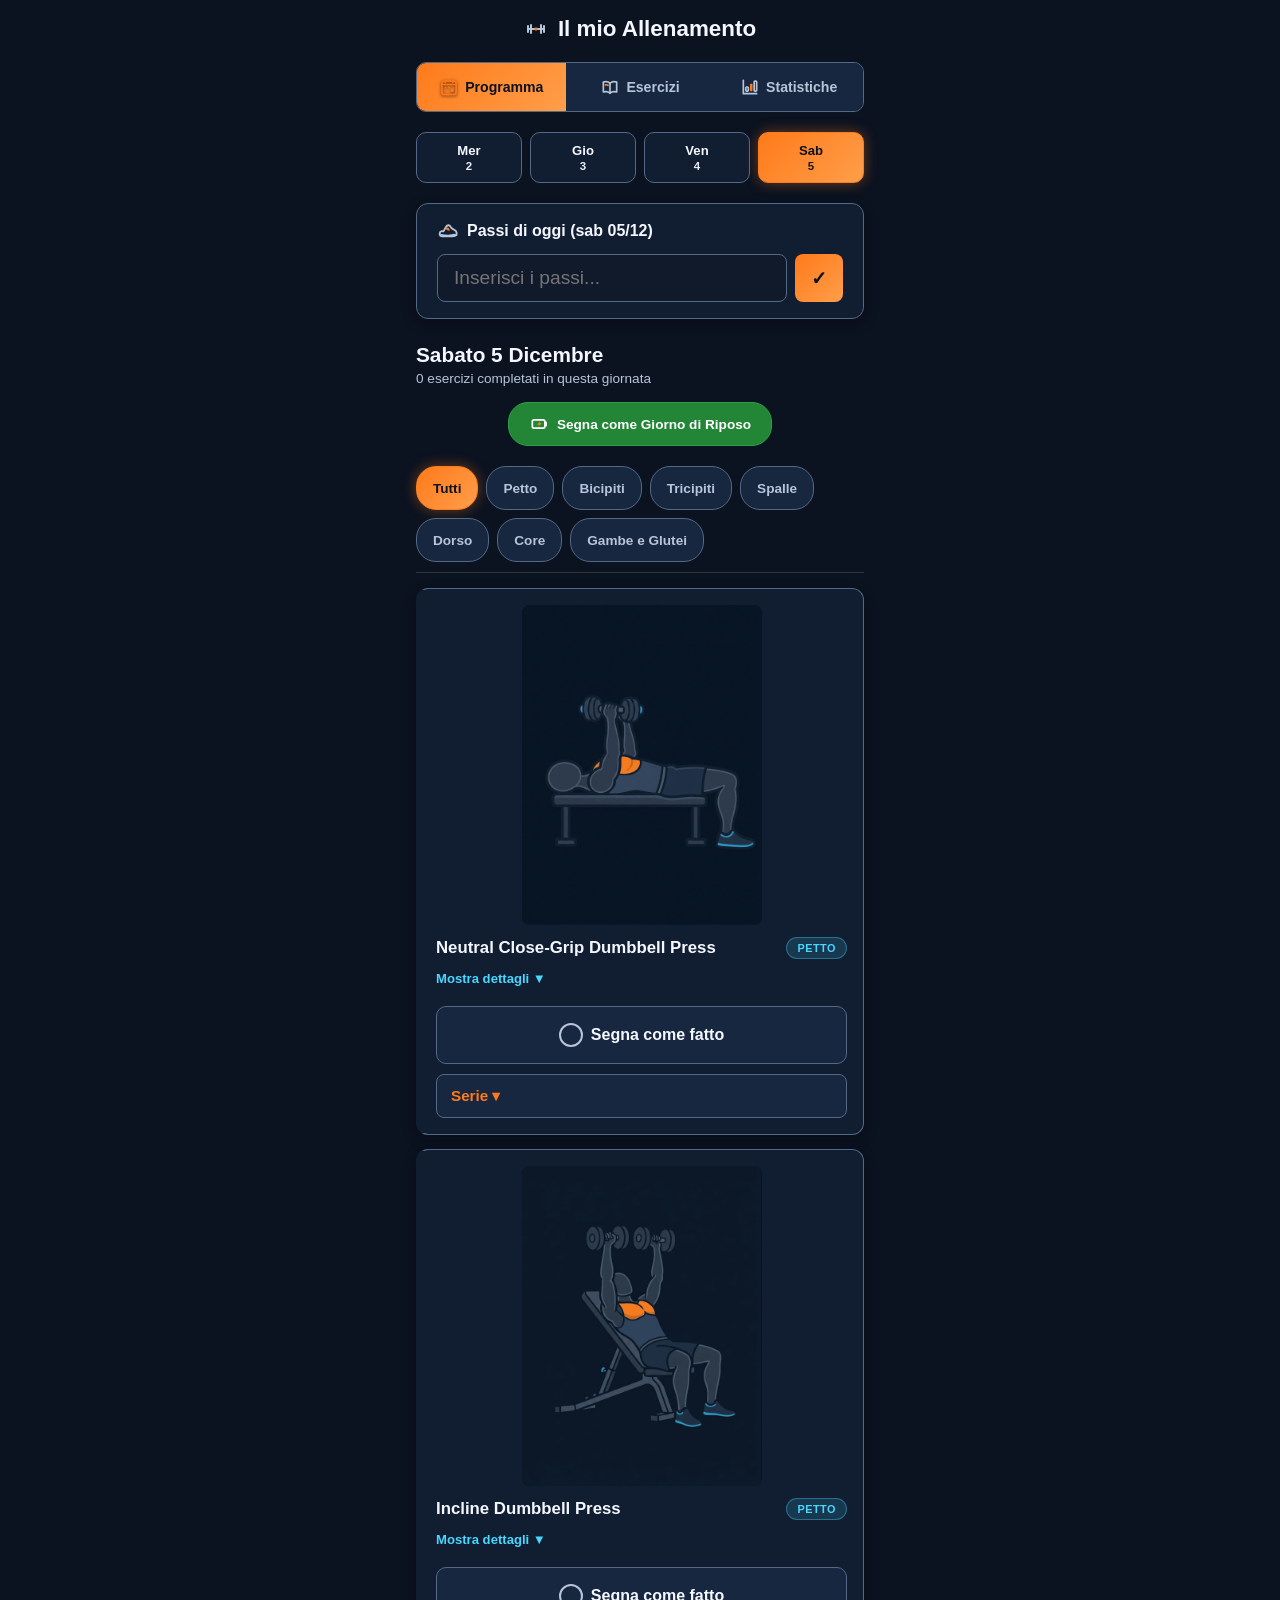
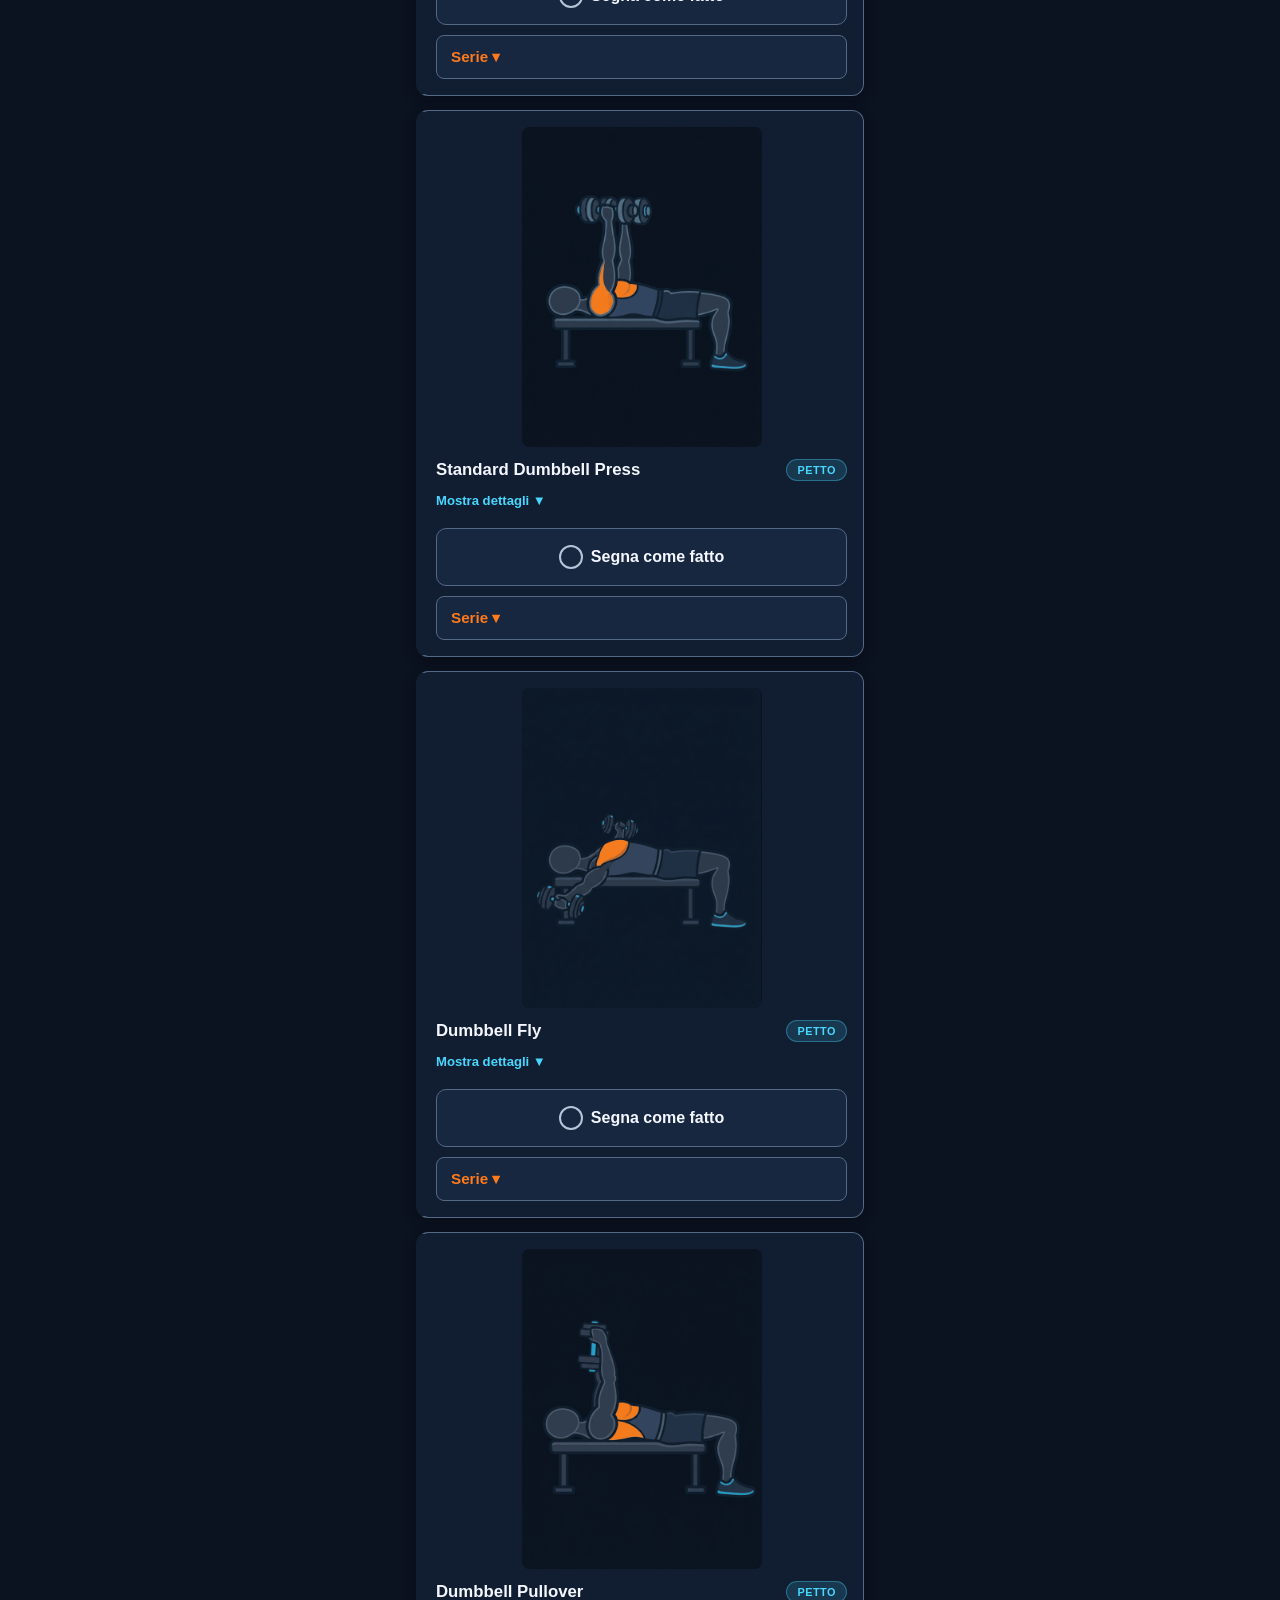
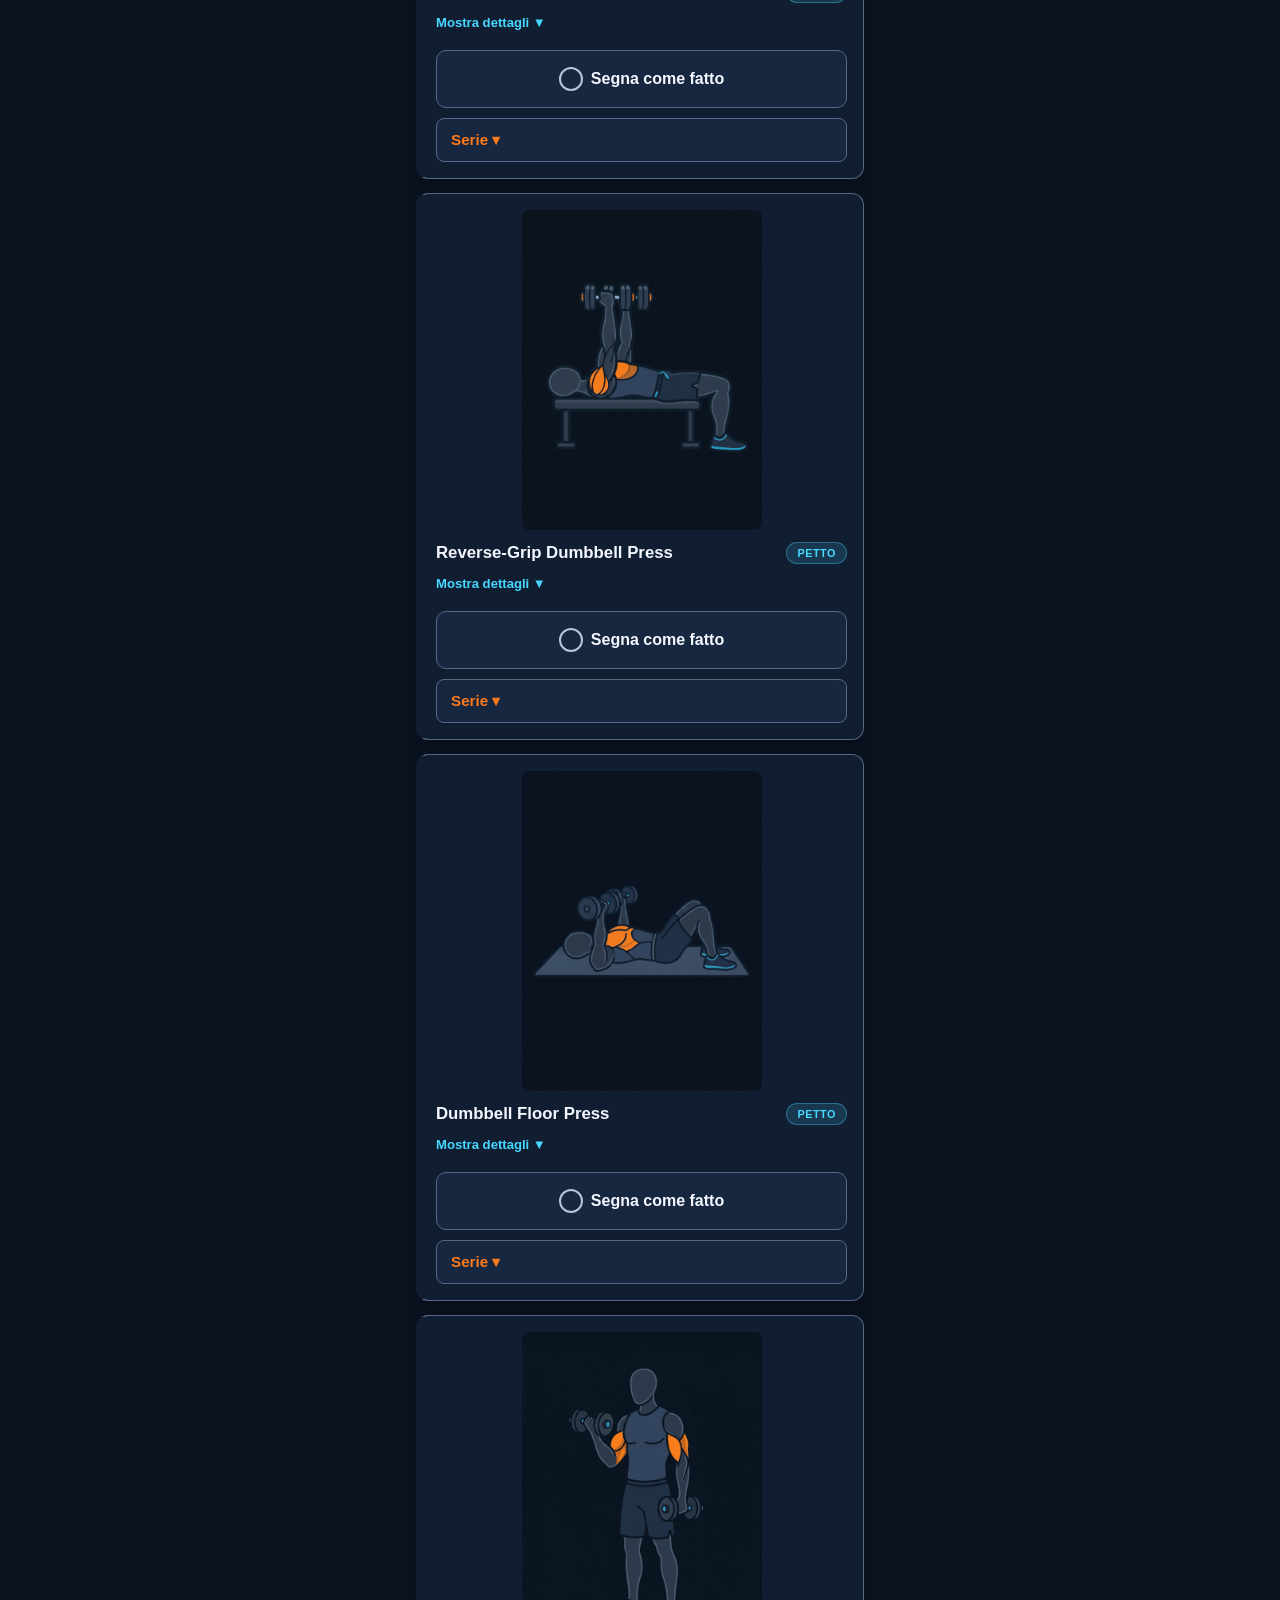
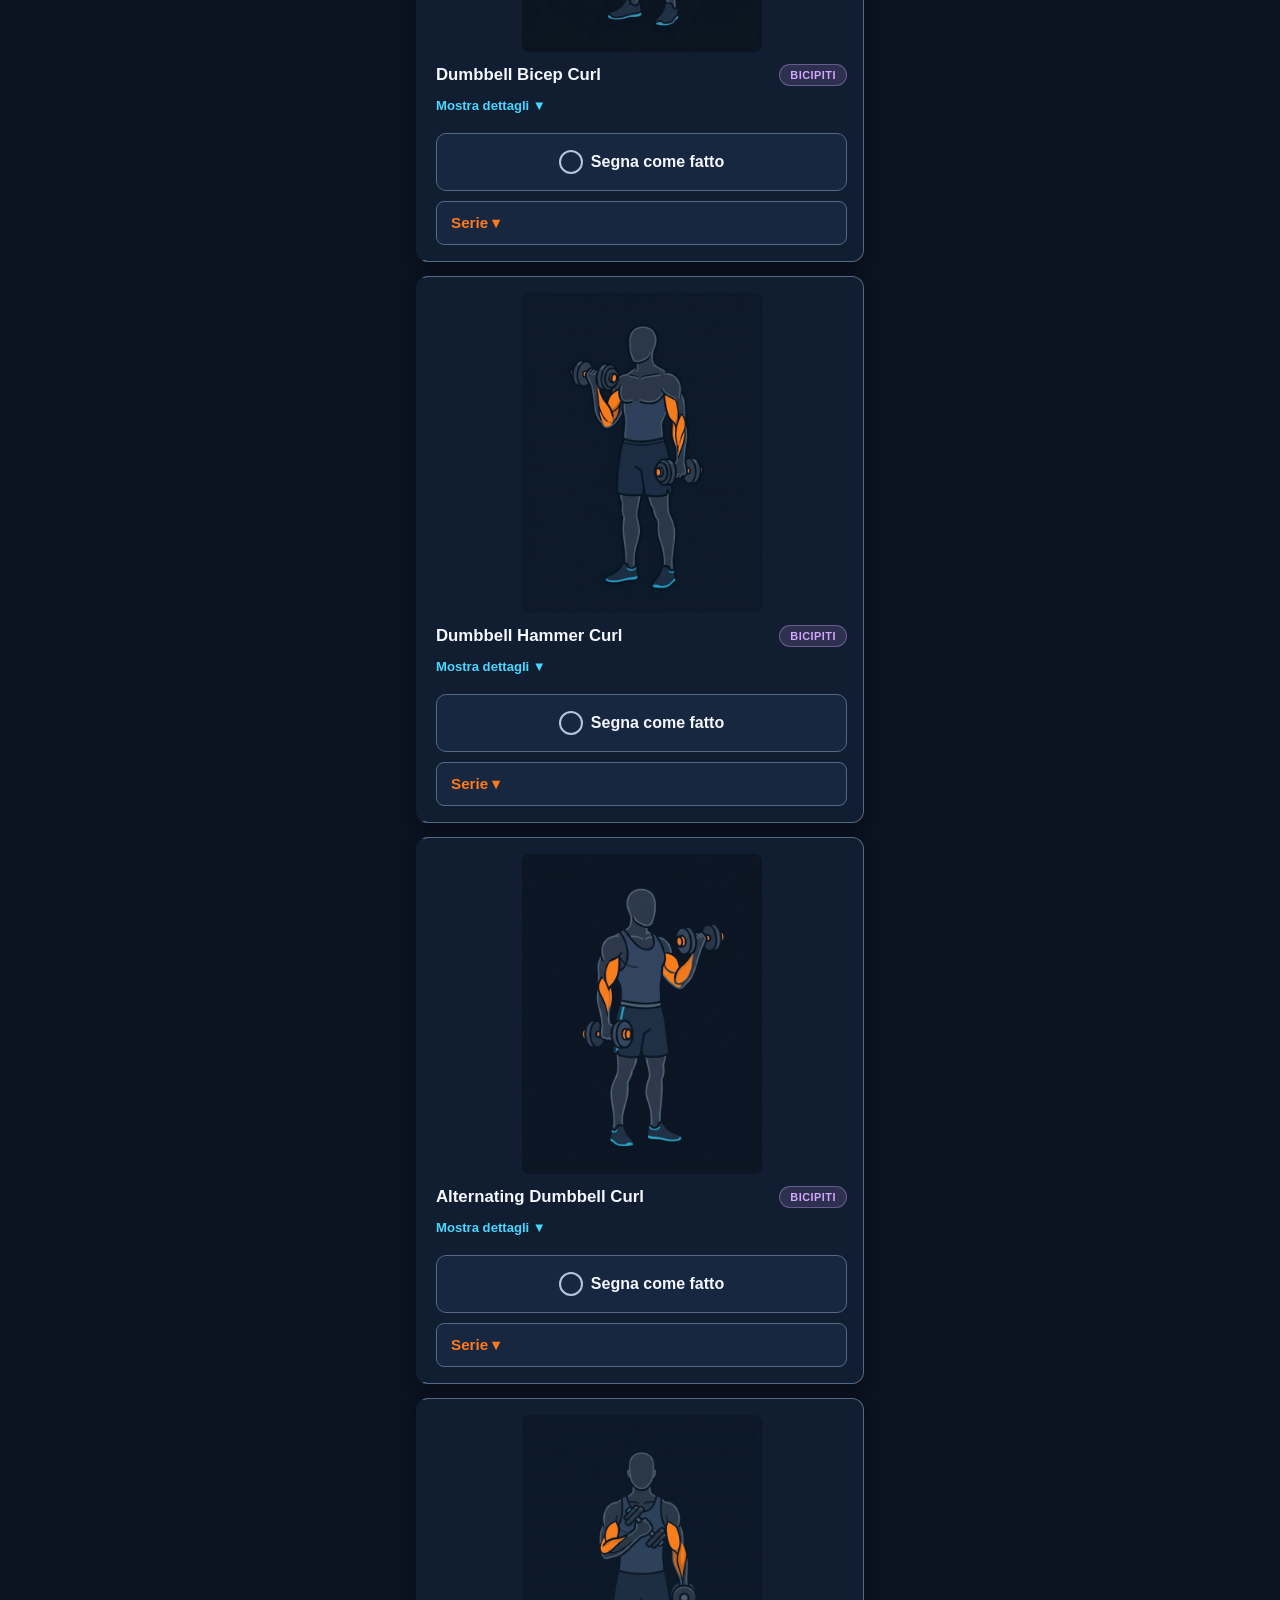
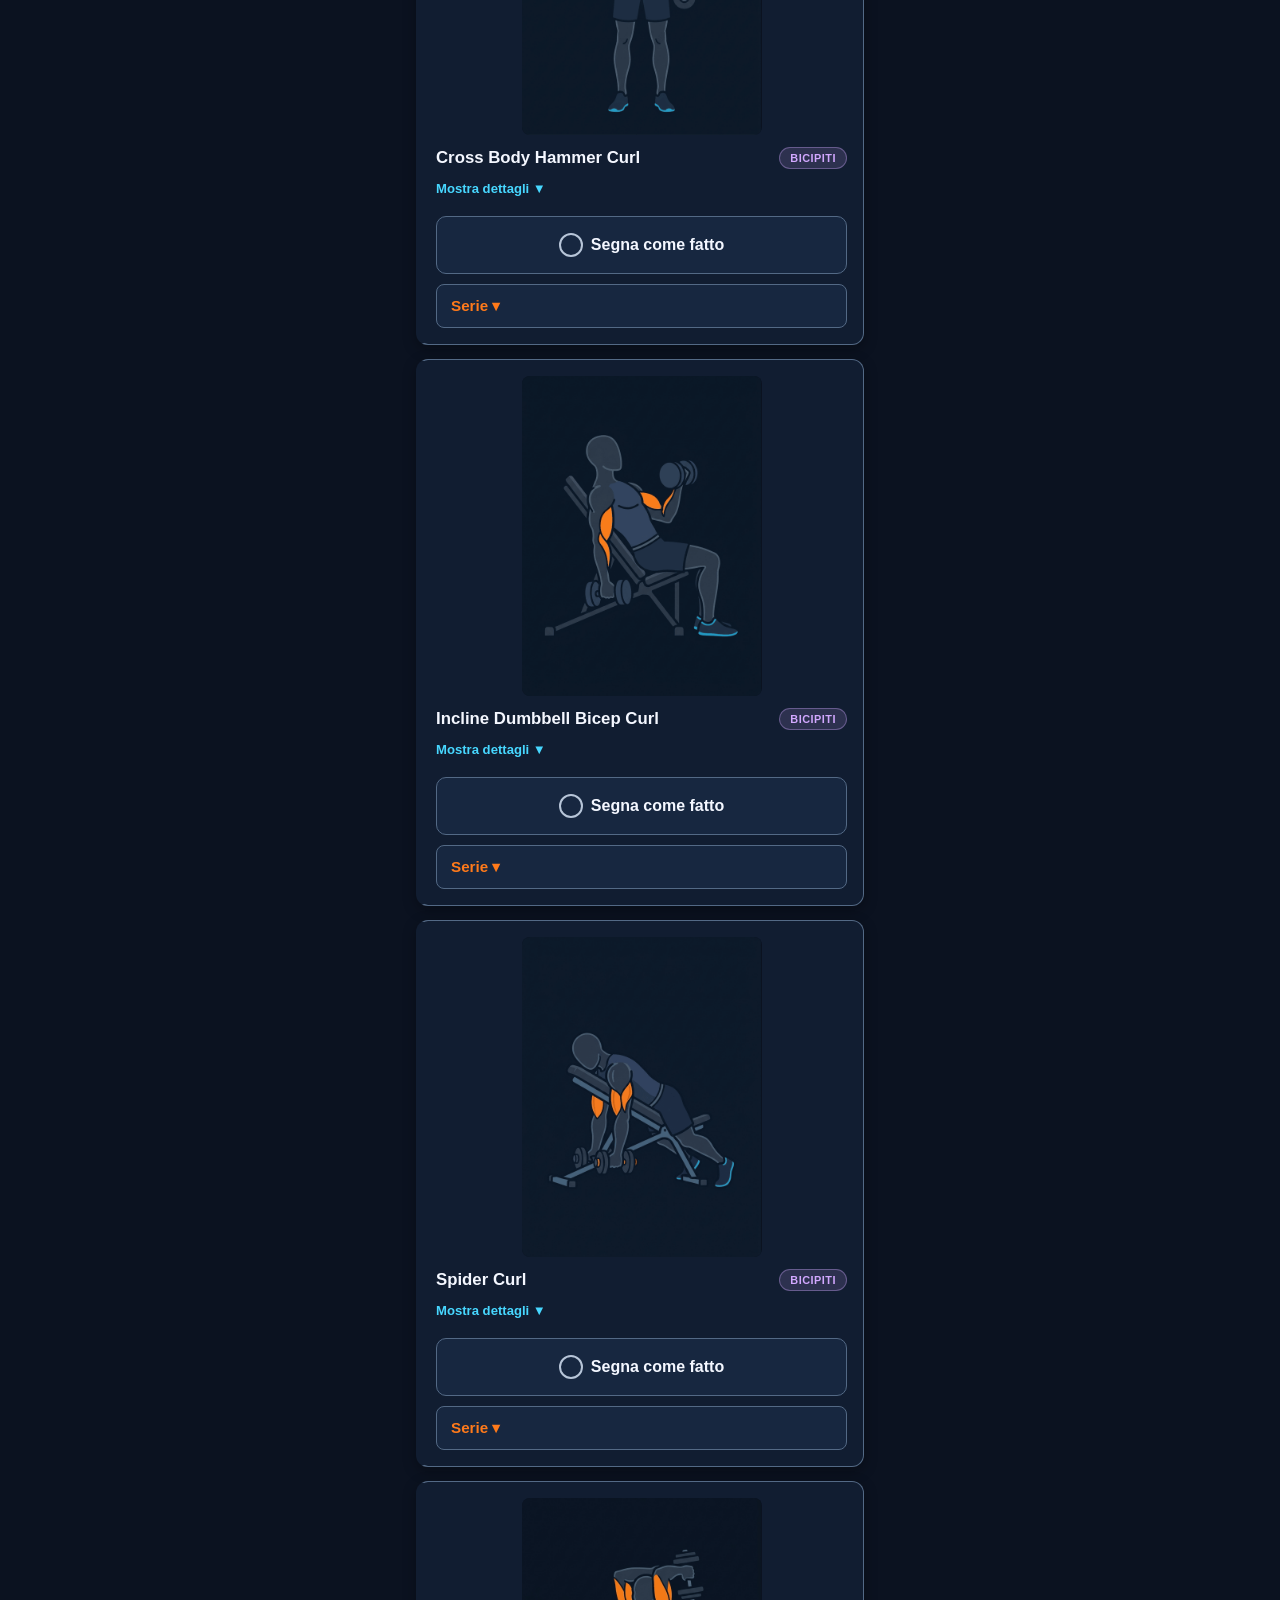
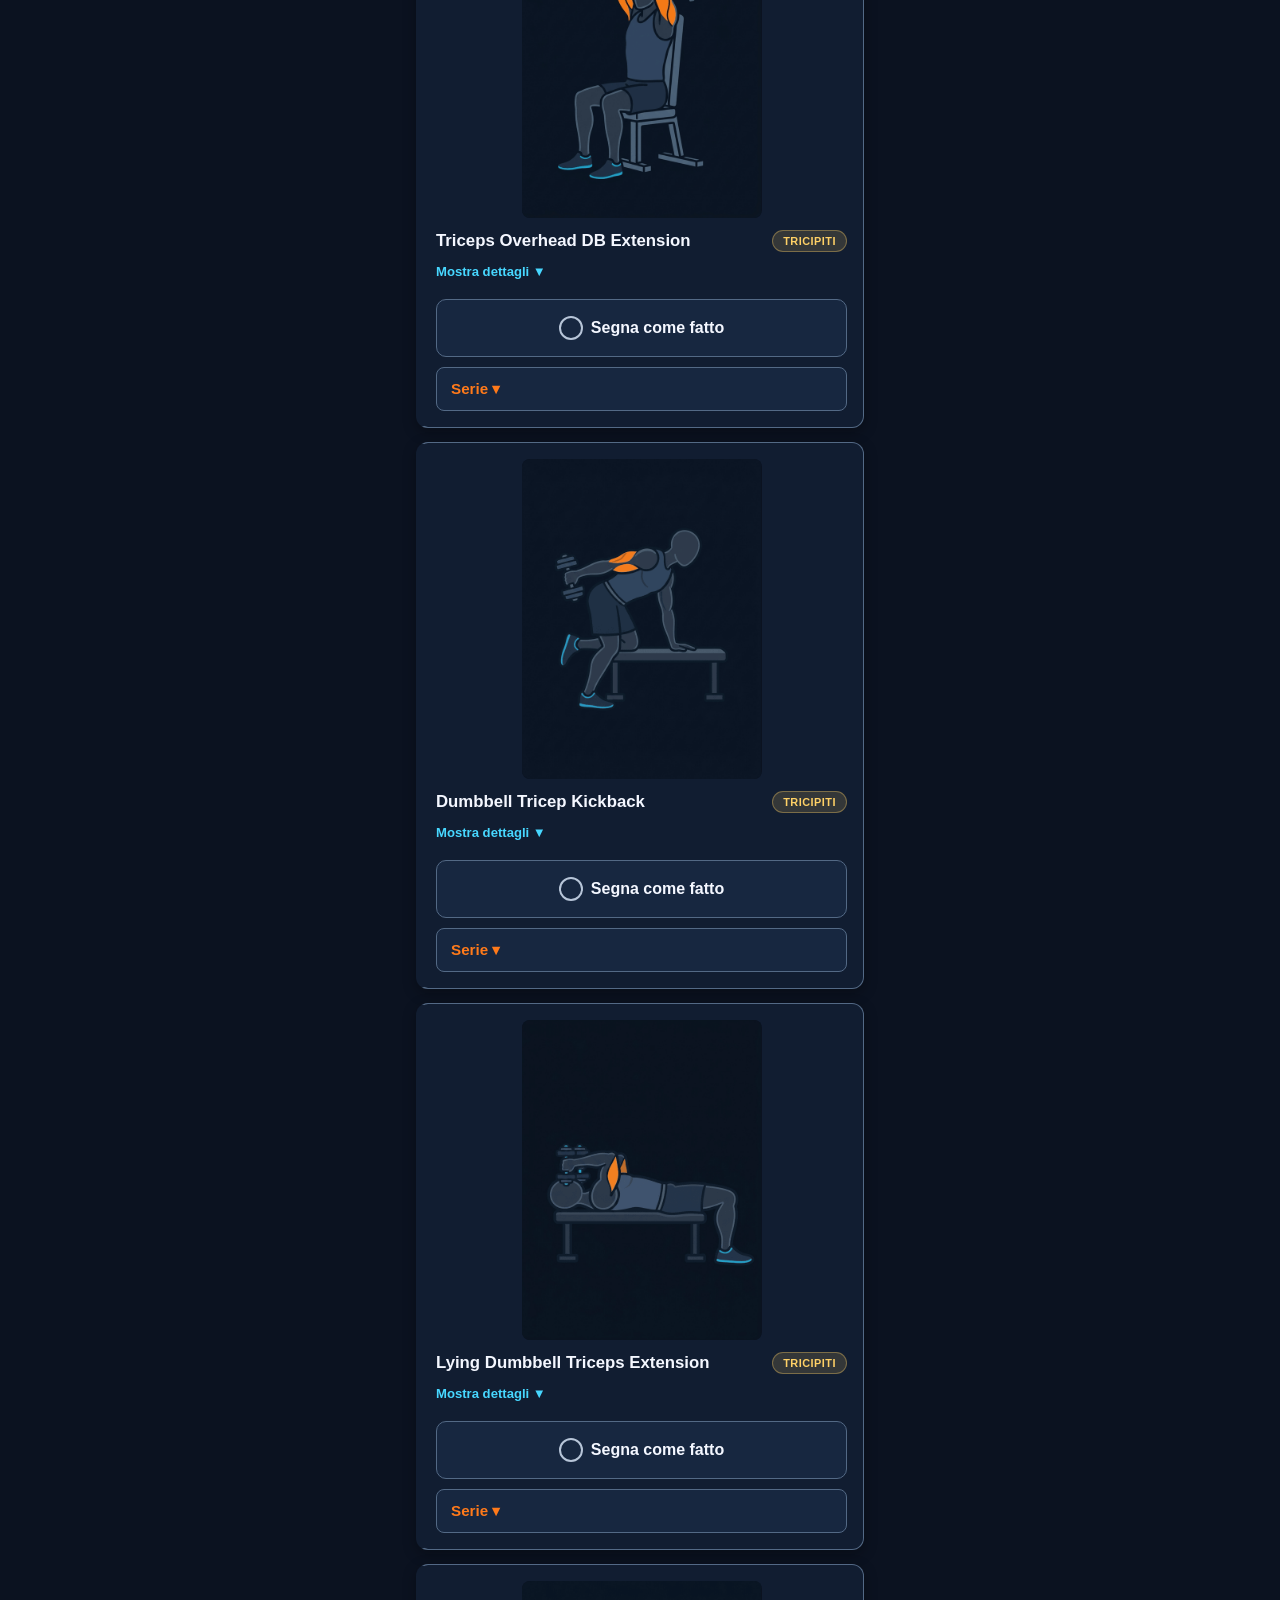
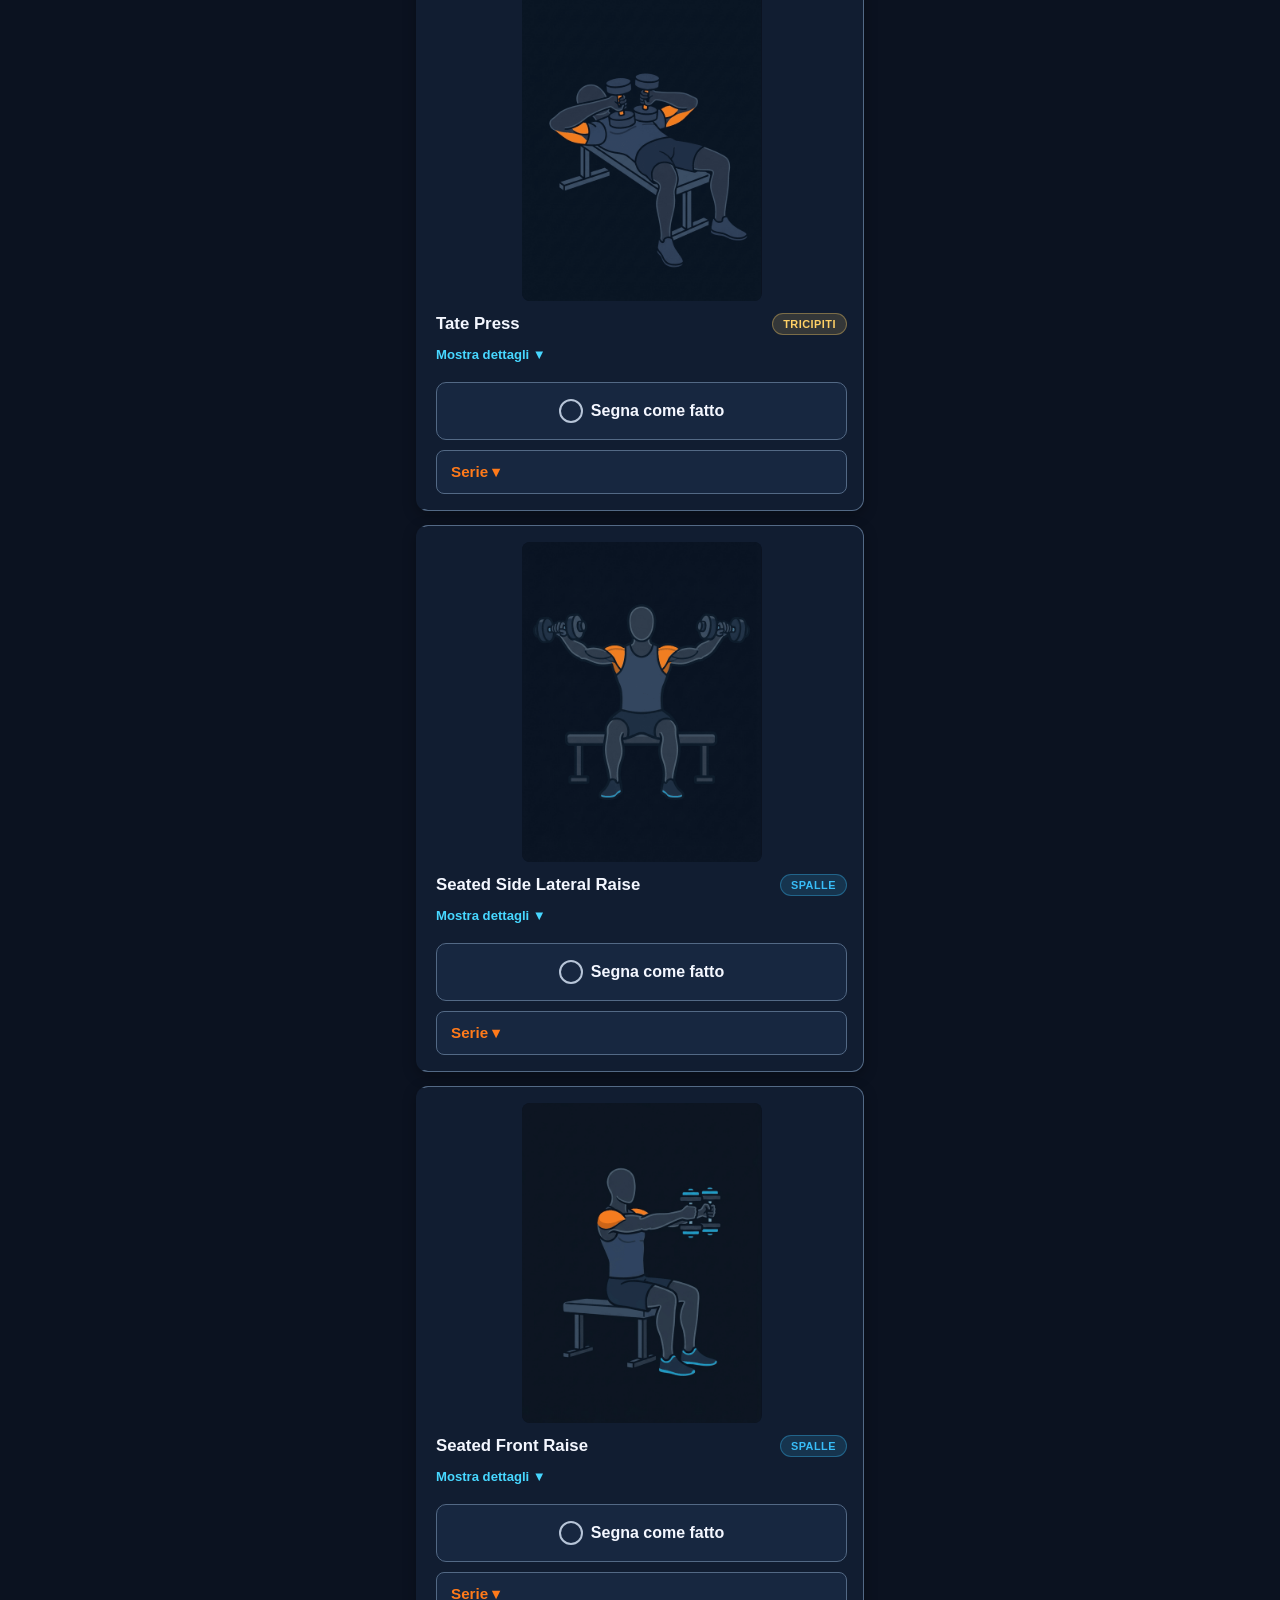
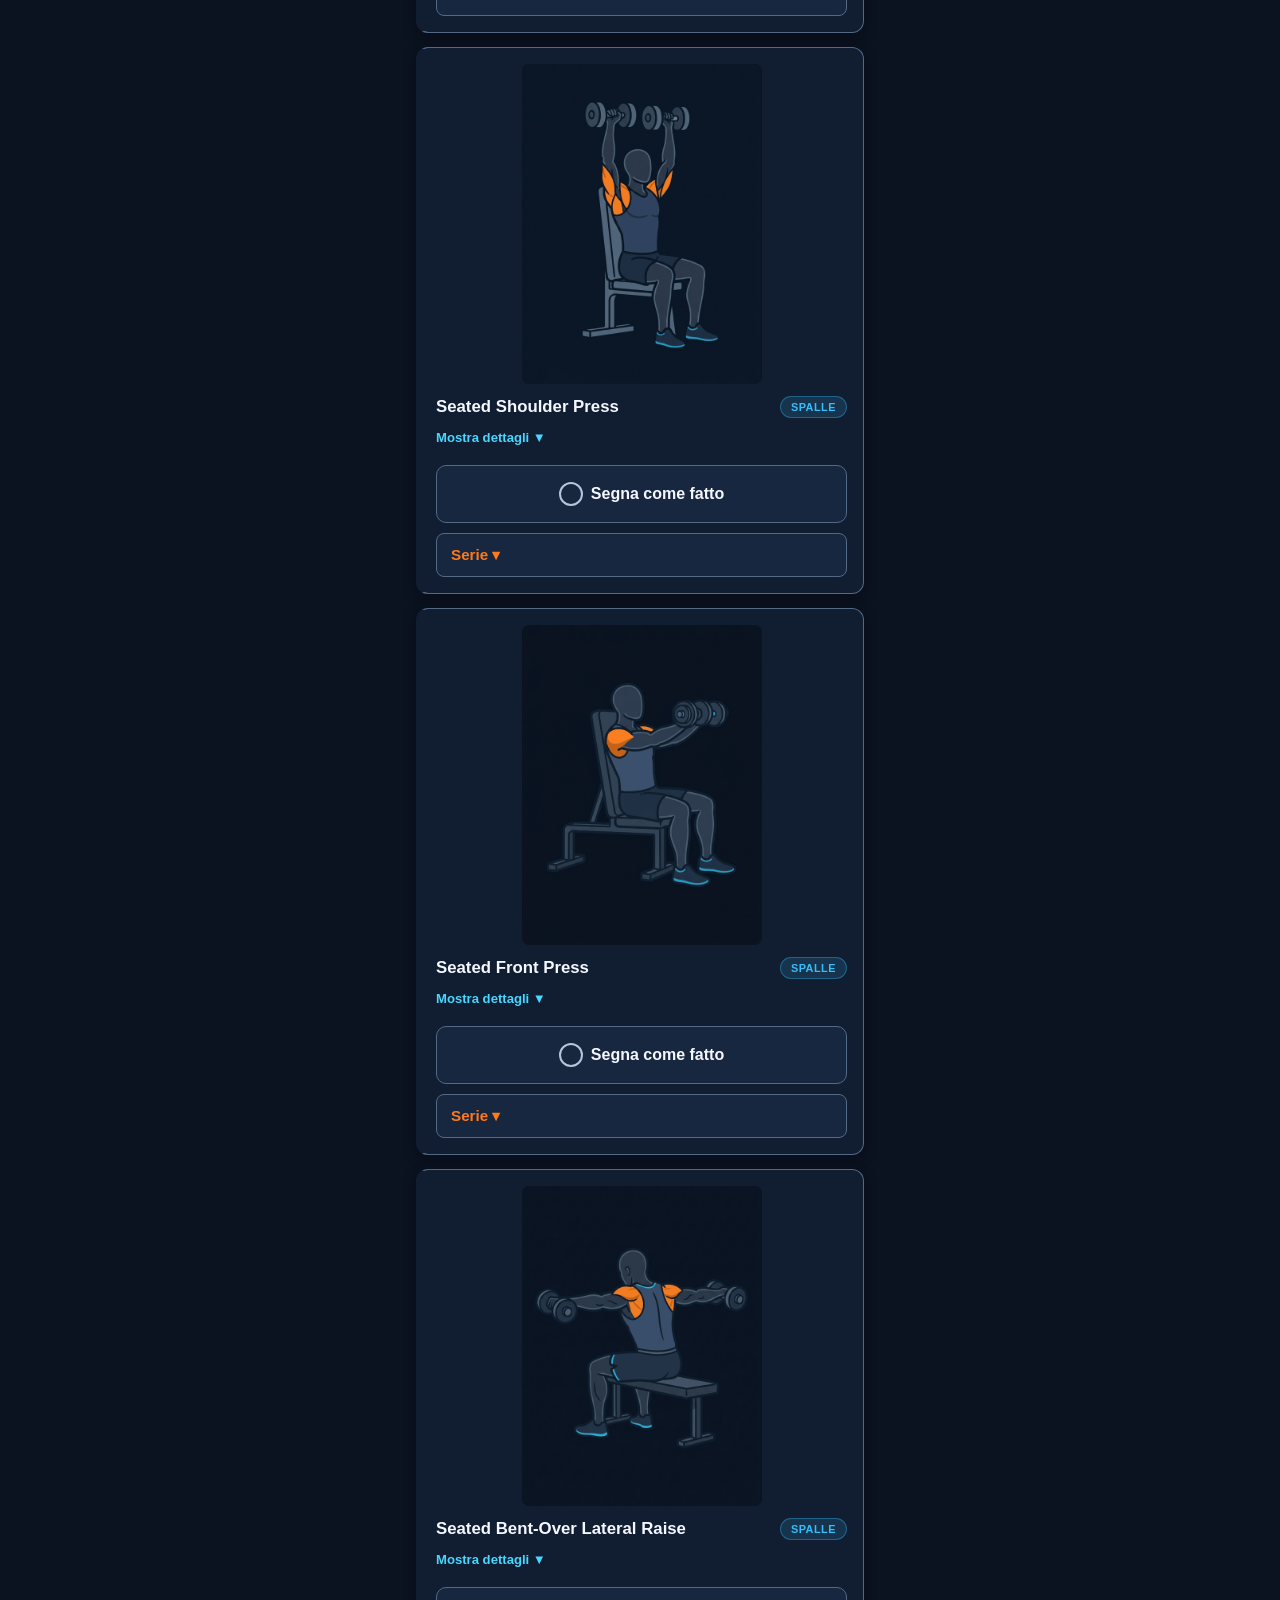
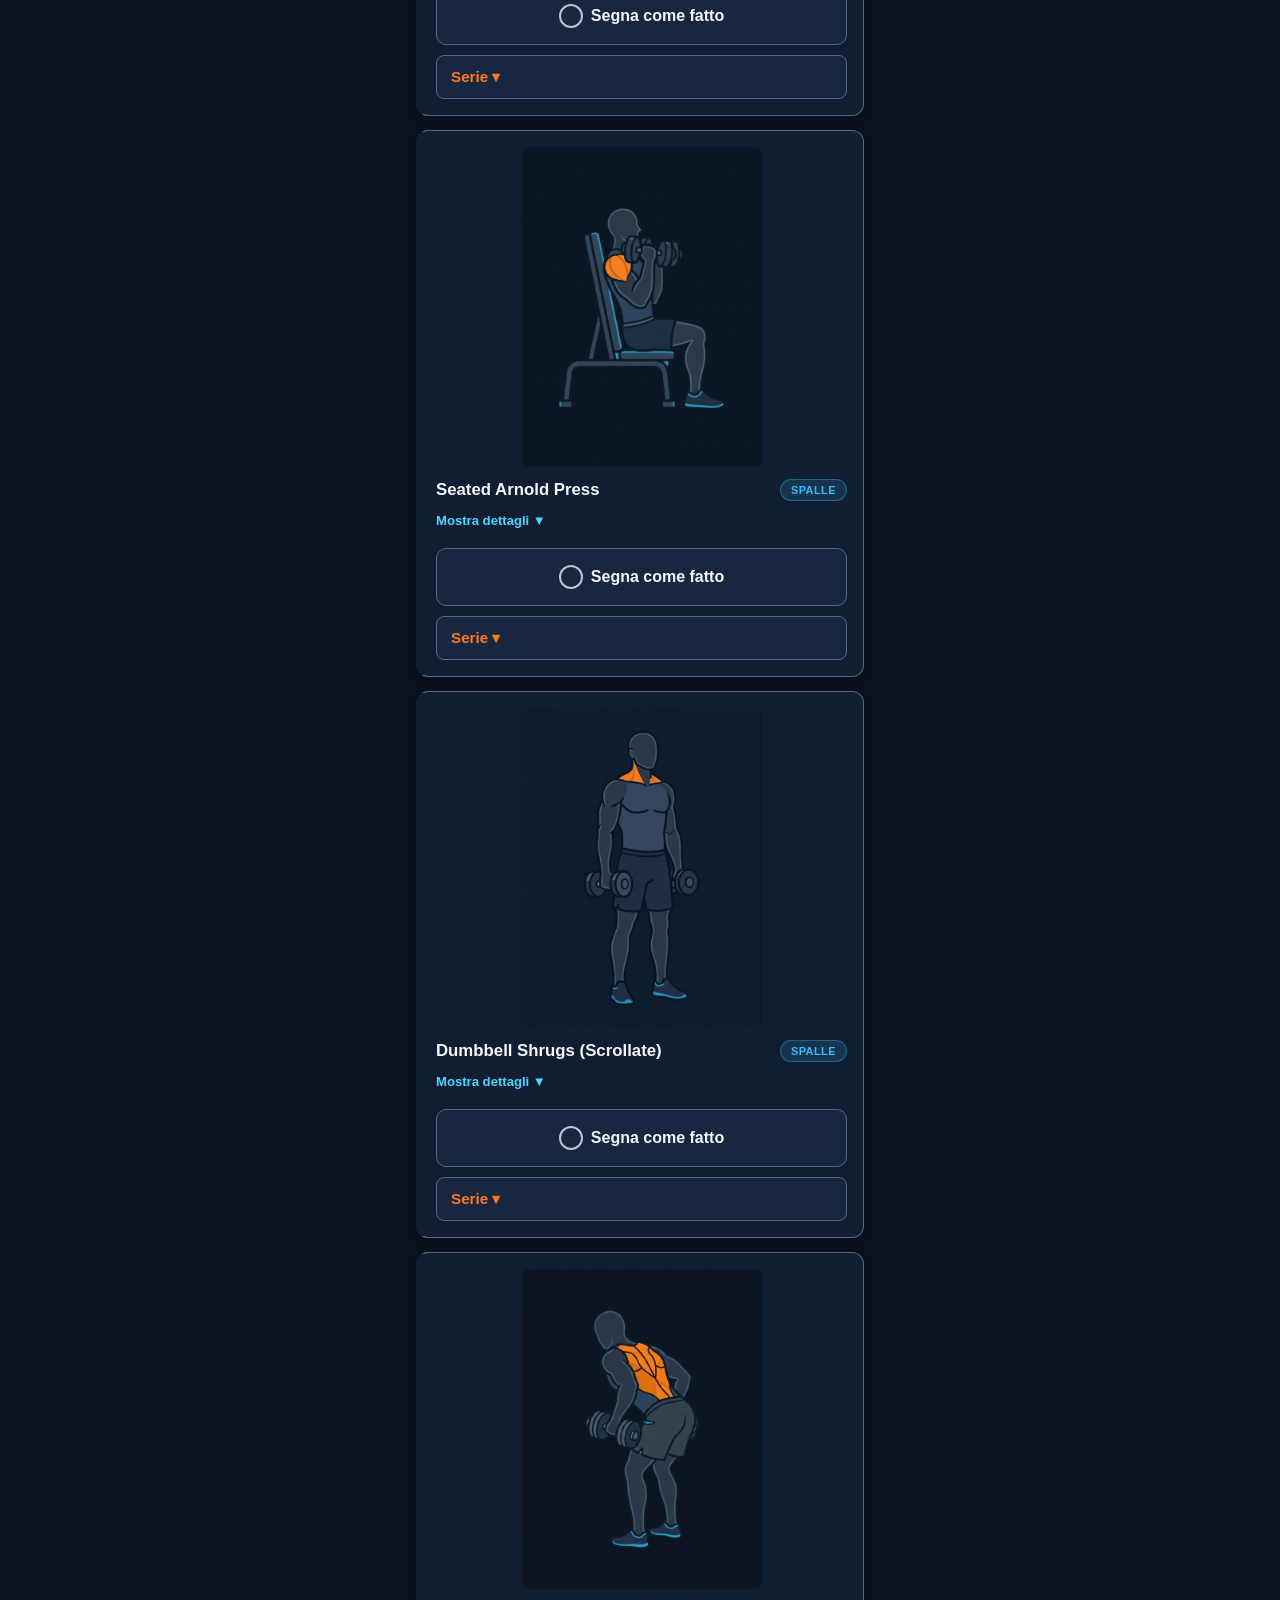
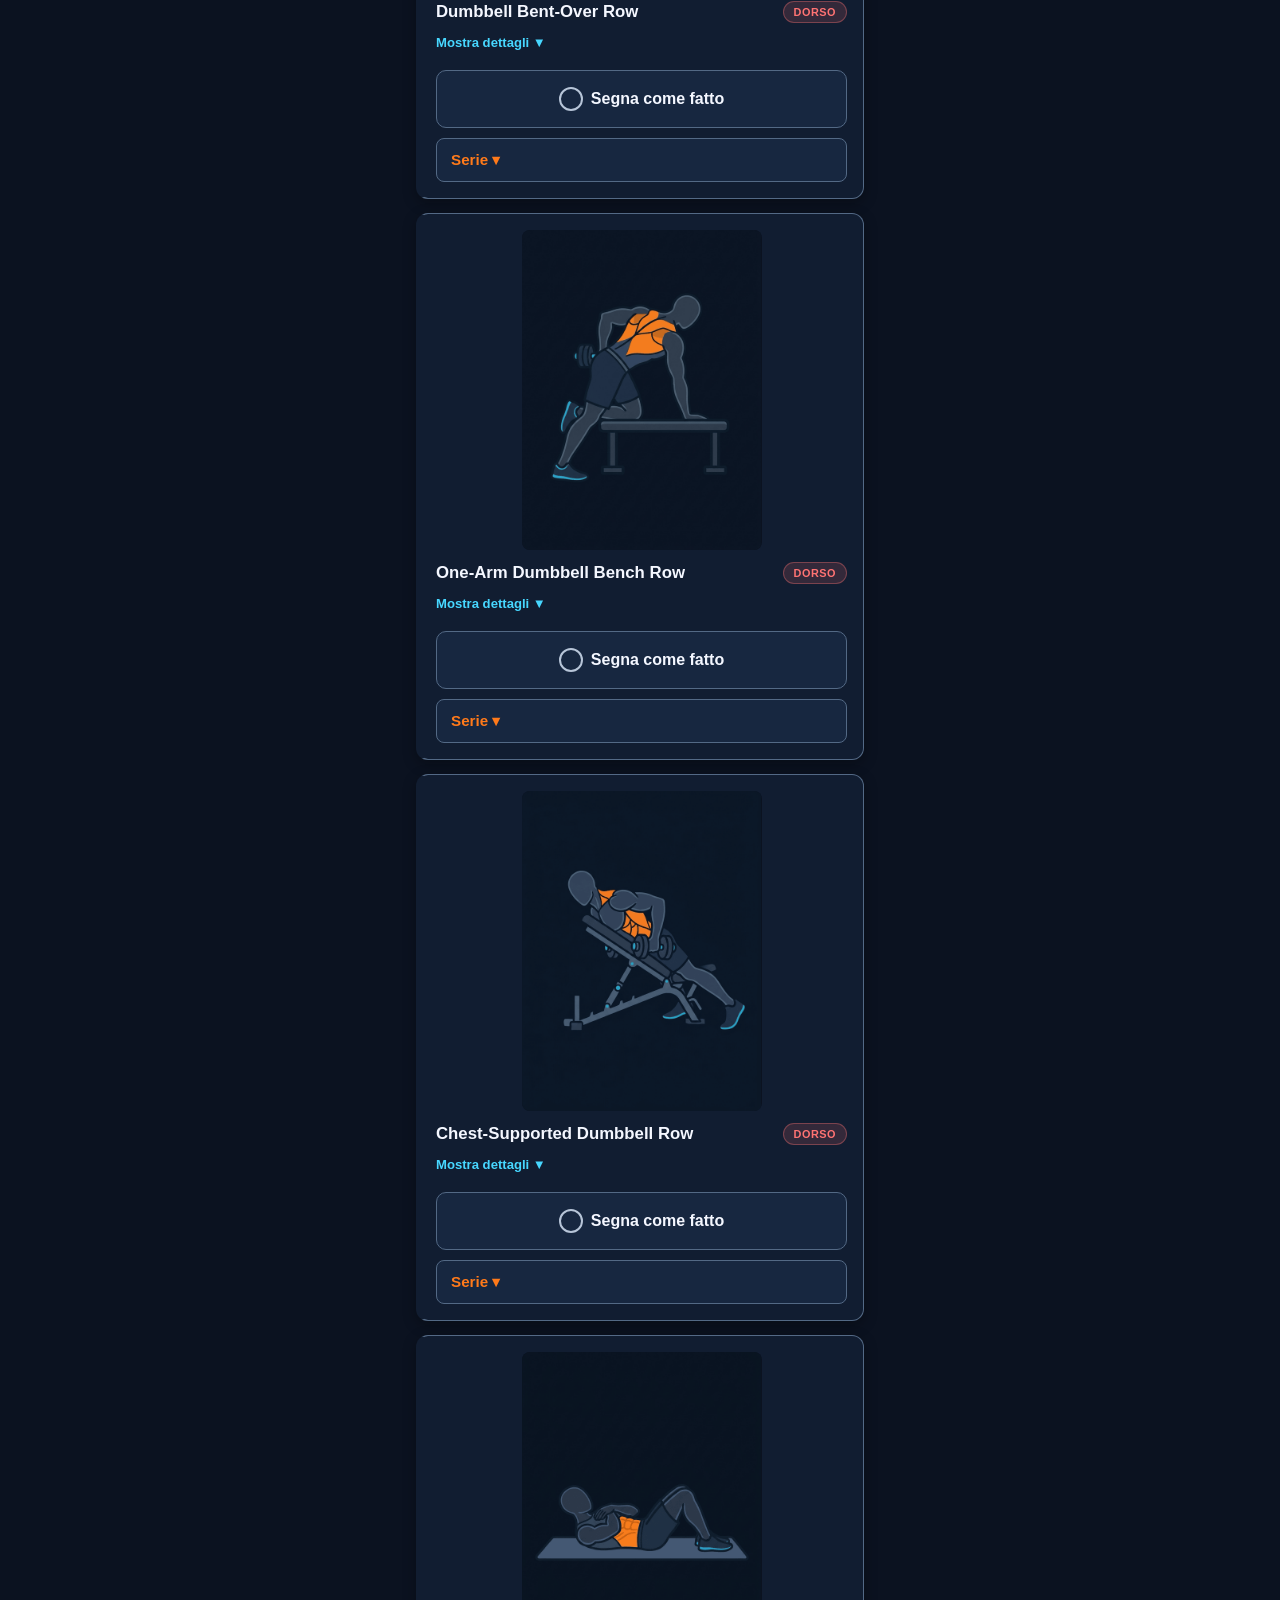
<file: index.html>
<!DOCTYPE html>
<html lang="it">
<head>
    <meta charset="UTF-8">
    <meta name="viewport" content="width=device-width, initial-scale=1.0, viewport-fit=cover">
    <meta name="theme-color" content="#0B1220">
    <meta name="apple-mobile-web-app-capable" content="yes">
    <meta name="apple-mobile-web-app-status-bar-style" content="black-translucent">
    <meta name="apple-mobile-web-app-title" content="Workout">
    <meta name="robots" content="noindex, nofollow, noarchive, nosnippet, noimageindex">
    <meta name="googlebot" content="noindex, nofollow, noarchive, nosnippet, noimageindex">
    <title>Workout - Il mio Allenamento</title>
    <link rel="manifest" href="manifest.webmanifest">
    <link rel="apple-touch-icon" href="icons/apple-touch-icon.png">
    <link rel="icon" type="image/png" sizes="192x192" href="icons/icon-192.png">
    <link rel="stylesheet" href="css/app.css">
</head>
<body>
    <h1><svg class="ui-icon ui-icon-title" viewBox="0 0 24 24" fill="none" stroke="currentColor" stroke-width="2" stroke-linecap="round" stroke-linejoin="round" aria-hidden="true"><path d="M7 12h10"/><path d="M4 9v6M7 8v8M17 8v8M20 9v6"/><path d="M4 12h3M17 12h3"/><rect class="accent" x="10.5" y="10.5" width="3" height="3" rx="1" fill="#FF7A1A" stroke="none"/></svg>Il mio Allenamento</h1>

    <div class="nav-tabs">
        <button class="nav-tab active" data-tab="programma" onclick="switchTab('programma')">
            <svg class="ui-icon" viewBox="0 0 24 24" fill="none" stroke="currentColor" stroke-width="2" stroke-linecap="round" stroke-linejoin="round" aria-hidden="true"><rect x="3.5" y="5" width="17" height="16" rx="2.5"/><path d="M7.5 3.5v3M16.5 3.5v3M3.5 9h17"/><path d="M8 12.5h.01M12 12.5h.01M8 16.5h.01"/><rect class="accent" x="14" y="14.5" width="3.5" height="3.5" rx="1" fill="#FF7A1A" stroke="none"/></svg>
            <span>Programma</span>
        </button>
        <button class="nav-tab" data-tab="esercizi" onclick="switchTab('esercizi')">
            <svg class="ui-icon" viewBox="0 0 24 24" fill="none" stroke="currentColor" stroke-width="2" stroke-linecap="round" stroke-linejoin="round" aria-hidden="true"><path d="M12 7.5c-2-2-5-2.5-8-1.5v12c3-1 6-.5 8 1.5 2-2 5-2.5 8-1.5V6c-3-1-6-.5-8 1.5Z"/><path d="M12 7.5v12"/><path class="accent" d="M6.5 9.5c1.2-.2 2.3 0 3.2.5" stroke="#FF7A1A"/></svg>
            <span>Esercizi</span>
        </button>
        <button class="nav-tab" data-tab="statistiche" onclick="switchTab('statistiche')">
            <svg class="ui-icon" viewBox="0 0 24 24" fill="none" stroke="currentColor" stroke-width="2" stroke-linecap="round" stroke-linejoin="round" aria-hidden="true"><path d="M4 4v16h16"/><rect x="7" y="12" width="3" height="5" rx="1"/><rect class="accent" x="12" y="8" width="3" height="9" rx="1" fill="#FF7A1A" stroke="none"/><rect x="17" y="5" width="3" height="12" rx="1"/></svg>
            <span>Statistiche</span>
        </button>
    </div>

    <div id="programma-section">
        <div class="days-container" id="days-container">
            <!-- Bottoni generati dinamicamente via JS -->
        </div>

        <div id="steps-section">
            <h3><svg class="ui-icon" viewBox="0 0 24 24" fill="none" stroke="currentColor" stroke-width="2" stroke-linecap="round" stroke-linejoin="round" aria-hidden="true"><path d="M3 14.9 C2.9 13.7 3.4 12.8 4.4 12.4 C5.1 12.1 6 12.2 6.9 12.5 C7.8 11.6 8.6 9.6 9.6 7.9 C10.2 6.7 11.1 5.8 12.2 5.7 C13.4 5.6 14.4 6.5 15.1 7.8 C15.9 9.1 17.2 10.1 19 10.8 C20.4 11.3 21 12.2 21.3 13.6 L21.5 15.2 C21.7 16.2 21 16.8 20.2 17.1 C19.3 17.5 18.1 17.8 16.7 17.8 H5.2 C4 17.8 3.1 17.1 3 16.1 C2.9 15.7 2.9 15.3 3 14.9 Z"/><path d="M4.3 16.2 C8 16.9 15.5 17.1 19.8 16.1"/><path class="accent" d="M10.2 8.7 12.6 9.4 10.9 10.2 13.2 10.9" stroke="#FF7A1A" stroke-width="1.5"/></svg> Passi del giorno</h3>
            <div class="steps-input-row">
                <input type="number" id="steps-input" placeholder="Inserisci i passi..." min="0" max="99999" inputmode="numeric">
                <button id="steps-save-btn" onclick="saveSteps()">✓</button>
            </div>
            <div id="steps-display" style="display:none;">
                <span id="steps-value">0</span> passi
                <button id="steps-edit-btn" onclick="editSteps()">✏️</button>
            </div>
            <p id="steps-future-msg" style="display:none; color:#8b949e; margin:10px 0 0 0; font-size:0.9rem;">I giorni futuri non accettano passi.</p>
        </div>

        <div id="workout-container" style="display:none;">
            <div id="day-header">
                <h2 id="day-title"></h2>
                <p id="day-subtitle"></p>
            </div>
            <div id="exercises-list"></div>
        </div>
    </div>

    <div id="esercizi-section" style="display:none;">
        <div id="db-filter-container">
            <button class="db-filter-btn active" data-filter="tutti" onclick="filterExercises('tutti')">Tutti</button>
            <button class="db-filter-btn" data-filter="Petto" onclick="filterExercises('Petto')">Petto</button>
            <button class="db-filter-btn" data-filter="Bicipiti" onclick="filterExercises('Bicipiti')">Bicipiti</button>
            <button class="db-filter-btn" data-filter="Tricipiti" onclick="filterExercises('Tricipiti')">Tricipiti</button>
            <button class="db-filter-btn" data-filter="Spalle" onclick="filterExercises('Spalle')">Spalle</button>
            <button class="db-filter-btn" data-filter="Dorso" onclick="filterExercises('Dorso')">Dorso</button>
            <button class="db-filter-btn" data-filter="Core" onclick="filterExercises('Core')">Core</button>
            <button class="db-filter-btn" data-filter="Gambe e Glutei" onclick="filterExercises('Gambe e Glutei')">Gambe e Glutei</button>
        </div>
        <p id="db-count" style="font-size: 0.8rem; color: #8b949e; margin-bottom: 12px;"></p>
        <div id="db-exercises-list"></div>
    </div>

    <div id="statistiche-section" style="display:none;">
        <div class="stats-period-tabs">
            <button class="stats-tab active" data-period="settimana" onclick="switchStatsPeriod('settimana')">Ultimi 7 giorni</button>
            <button class="stats-tab" data-period="mese" onclick="switchStatsPeriod('mese')">Ultimi 30 giorni</button>
        </div>
        <div id="stats-adherence"></div>
        <div id="stats-summary" class="stats-summary-row"></div>
        <canvas id="stats-chart" width="440" height="260"></canvas>
        <div id="stats-period-workouts" class="period-workouts-container"></div>

        <div style="margin-top: 24px; display: flex; flex-direction: column; gap: 10px;">
            <div style="display: flex; gap: 10px;">
                <button onclick="exportData()" style="flex:1; background:var(--accent-orange-gradient); color:#0B1220; border:none; border-radius:10px; padding:14px; font-size:0.9rem; font-weight:800; cursor:pointer; min-height:48px; box-shadow:var(--glow-orange);">📥 Esporta Dati</button>
                <label style="flex:1; background:var(--surface-raised); color:var(--text-primary); border:1px solid var(--border); border-radius:10px; padding:14px; font-size:0.9rem; font-weight:700; cursor:pointer; text-align:center; min-height:48px; display:flex; align-items:center; justify-content:center;">
                    📤 Importa Dati
                    <input type="file" accept=".json" onchange="importData(event)" style="display:none;">
                </label>
            </div>
            <button type="button" onclick="showBackupList()" style="width:100%; background:var(--surface-raised); color:var(--text-primary); border:1px solid var(--border); border-radius:10px; padding:14px; font-size:0.9rem; font-weight:700; cursor:pointer; min-height:48px;">🔄 Ripristina Backup</button>
            <div id="backup-list-container" style="display:none; background:var(--surface-blue); border:1px solid var(--border); border-radius:10px; padding:12px;"></div>
        </div>
        <p id="data-status" style="font-size:0.8rem; color:var(--text-secondary); margin-top:8px; text-align:center;"></p>
    </div>

    <script src="js/app.js"></script>
    <div id="pwa-update-banner" role="alert">
        <span class="update-text">🔄 Nuova versione disponibile</span>
        <button type="button" class="update-btn">Tocca per aggiornare</button>
    </div>
</body>
</html>
</file>
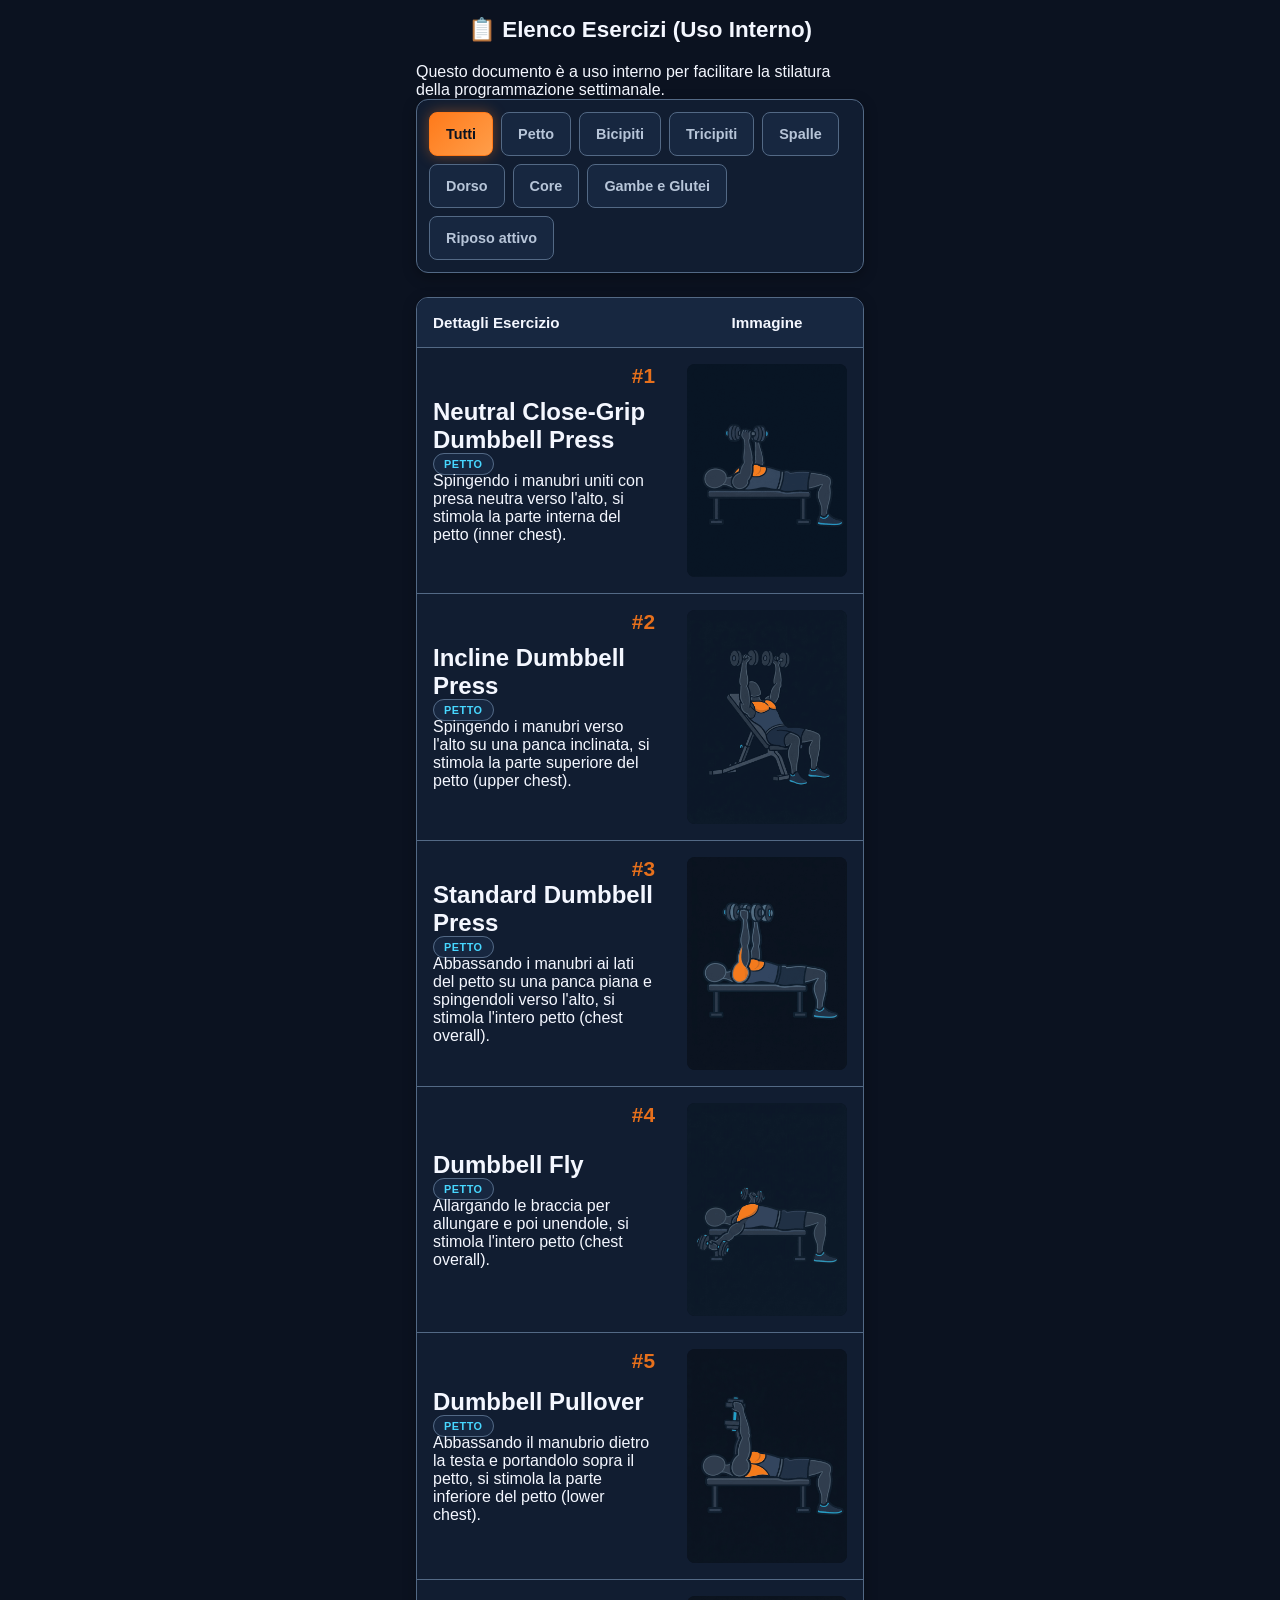
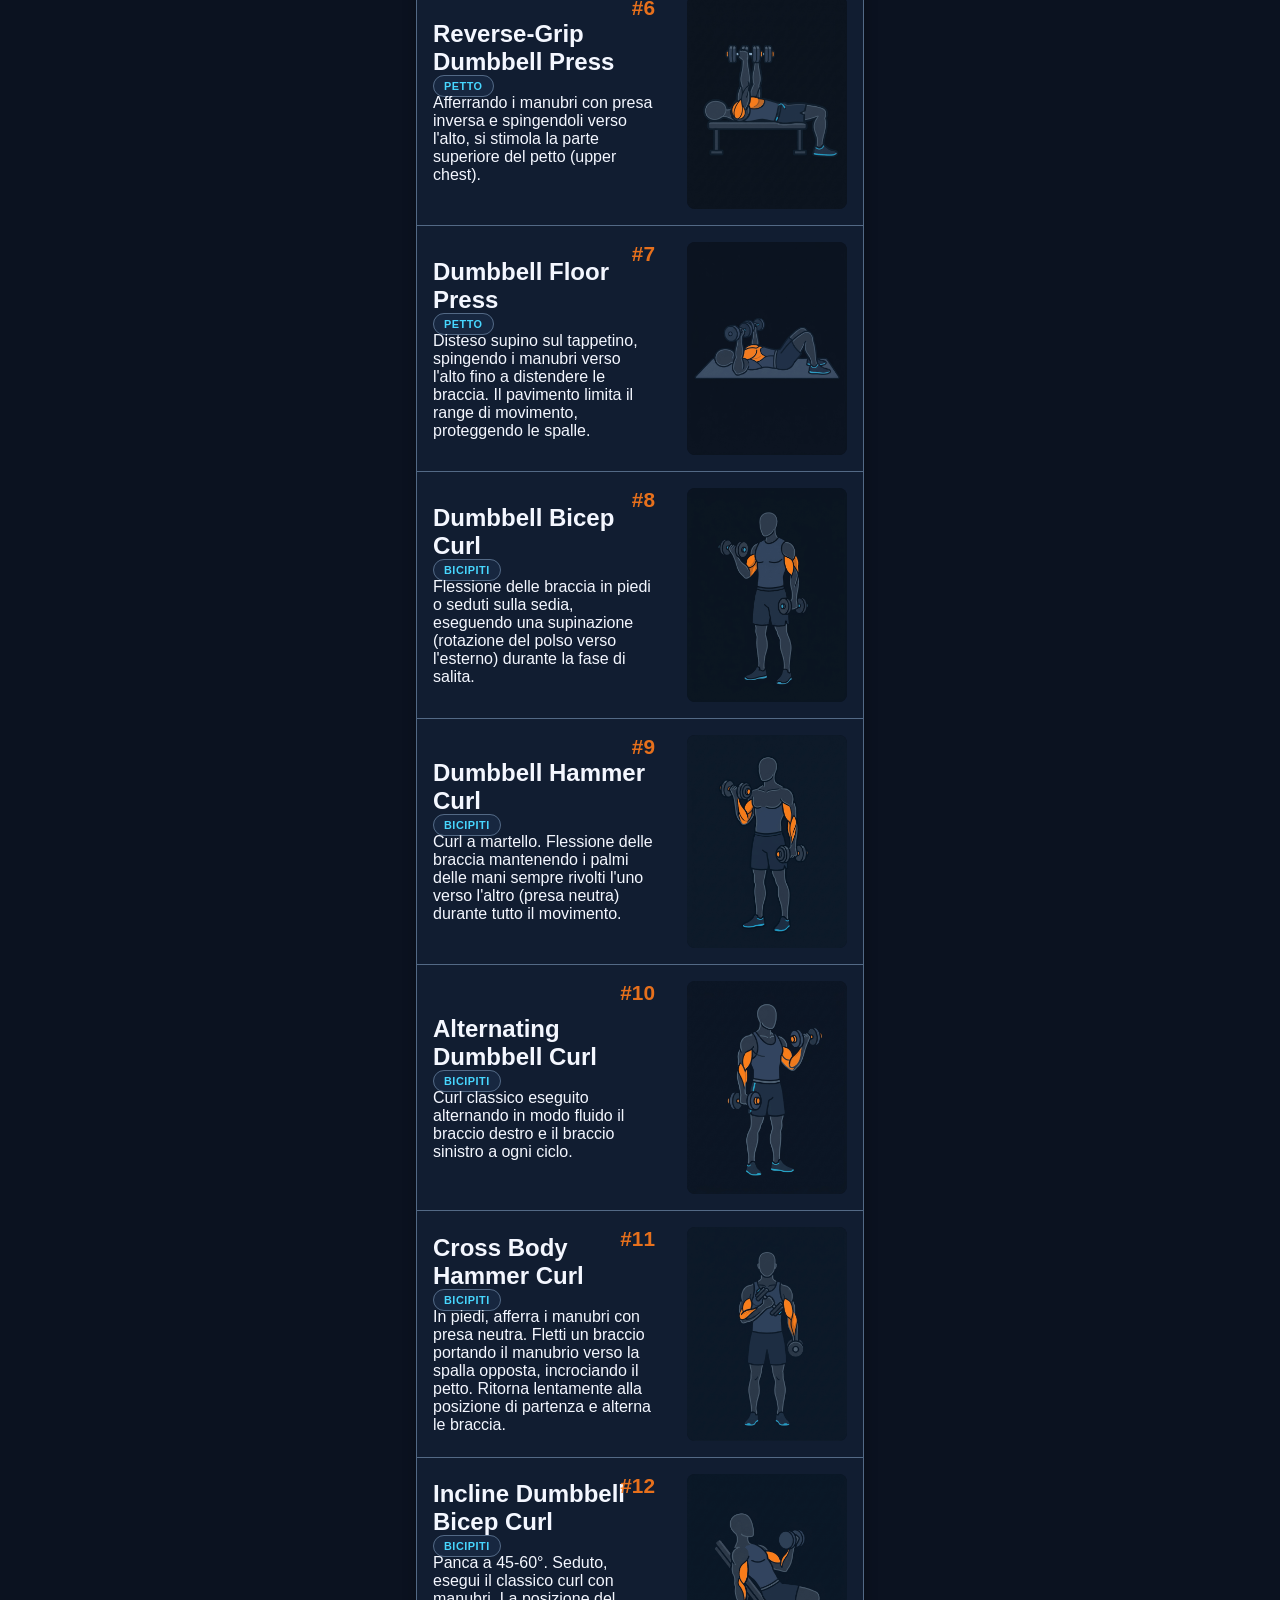
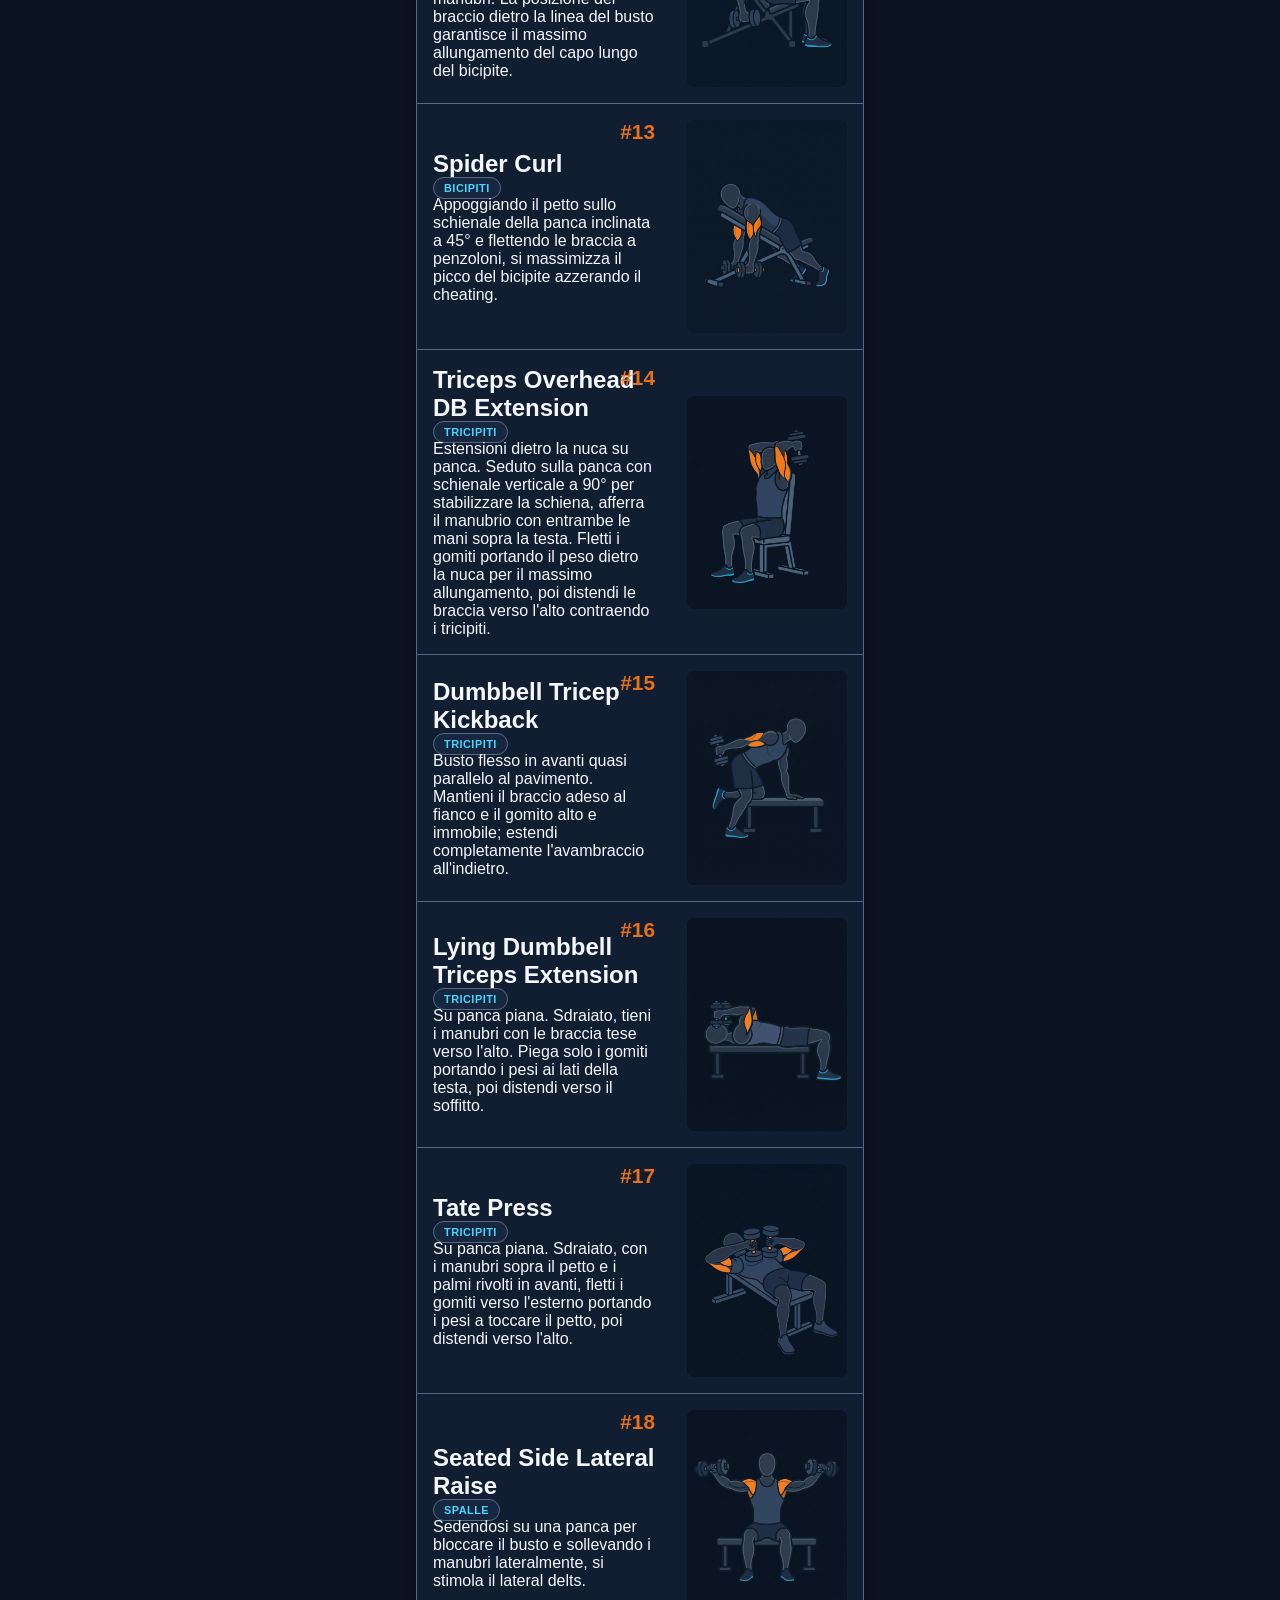
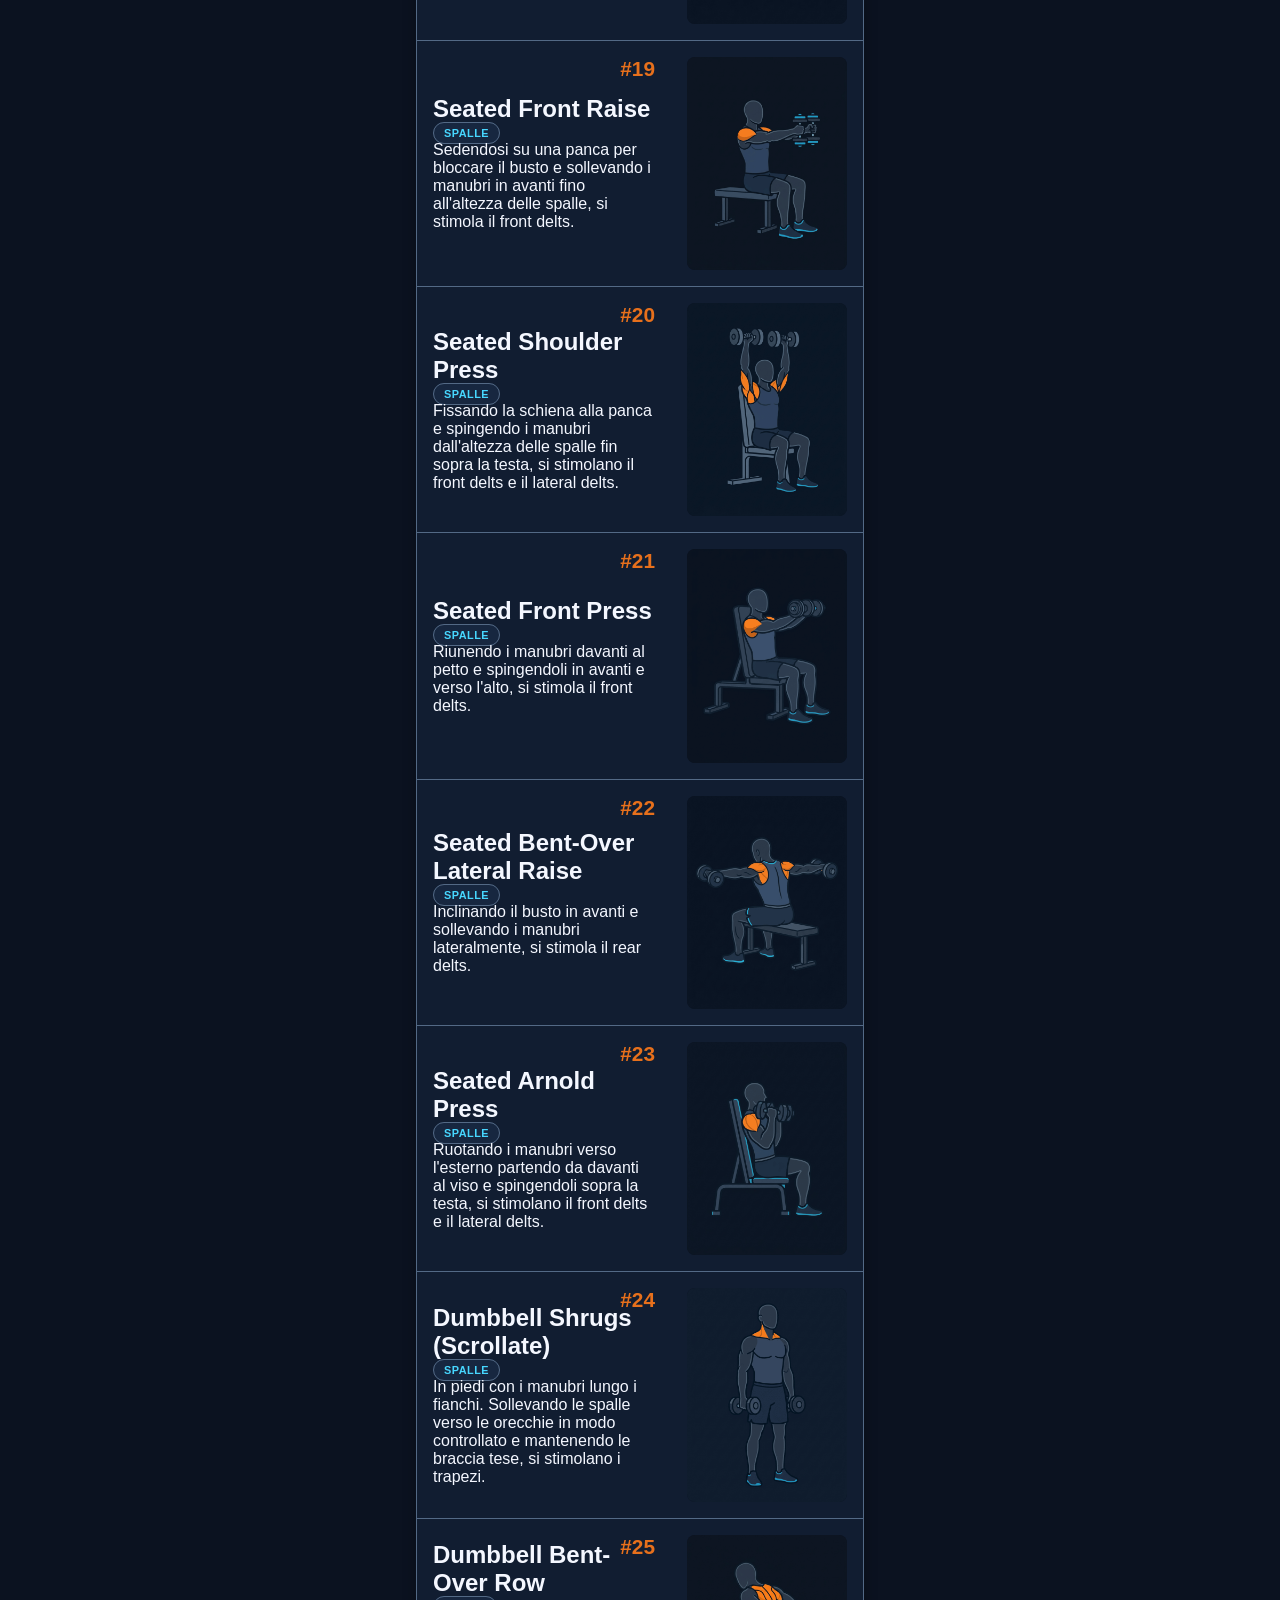
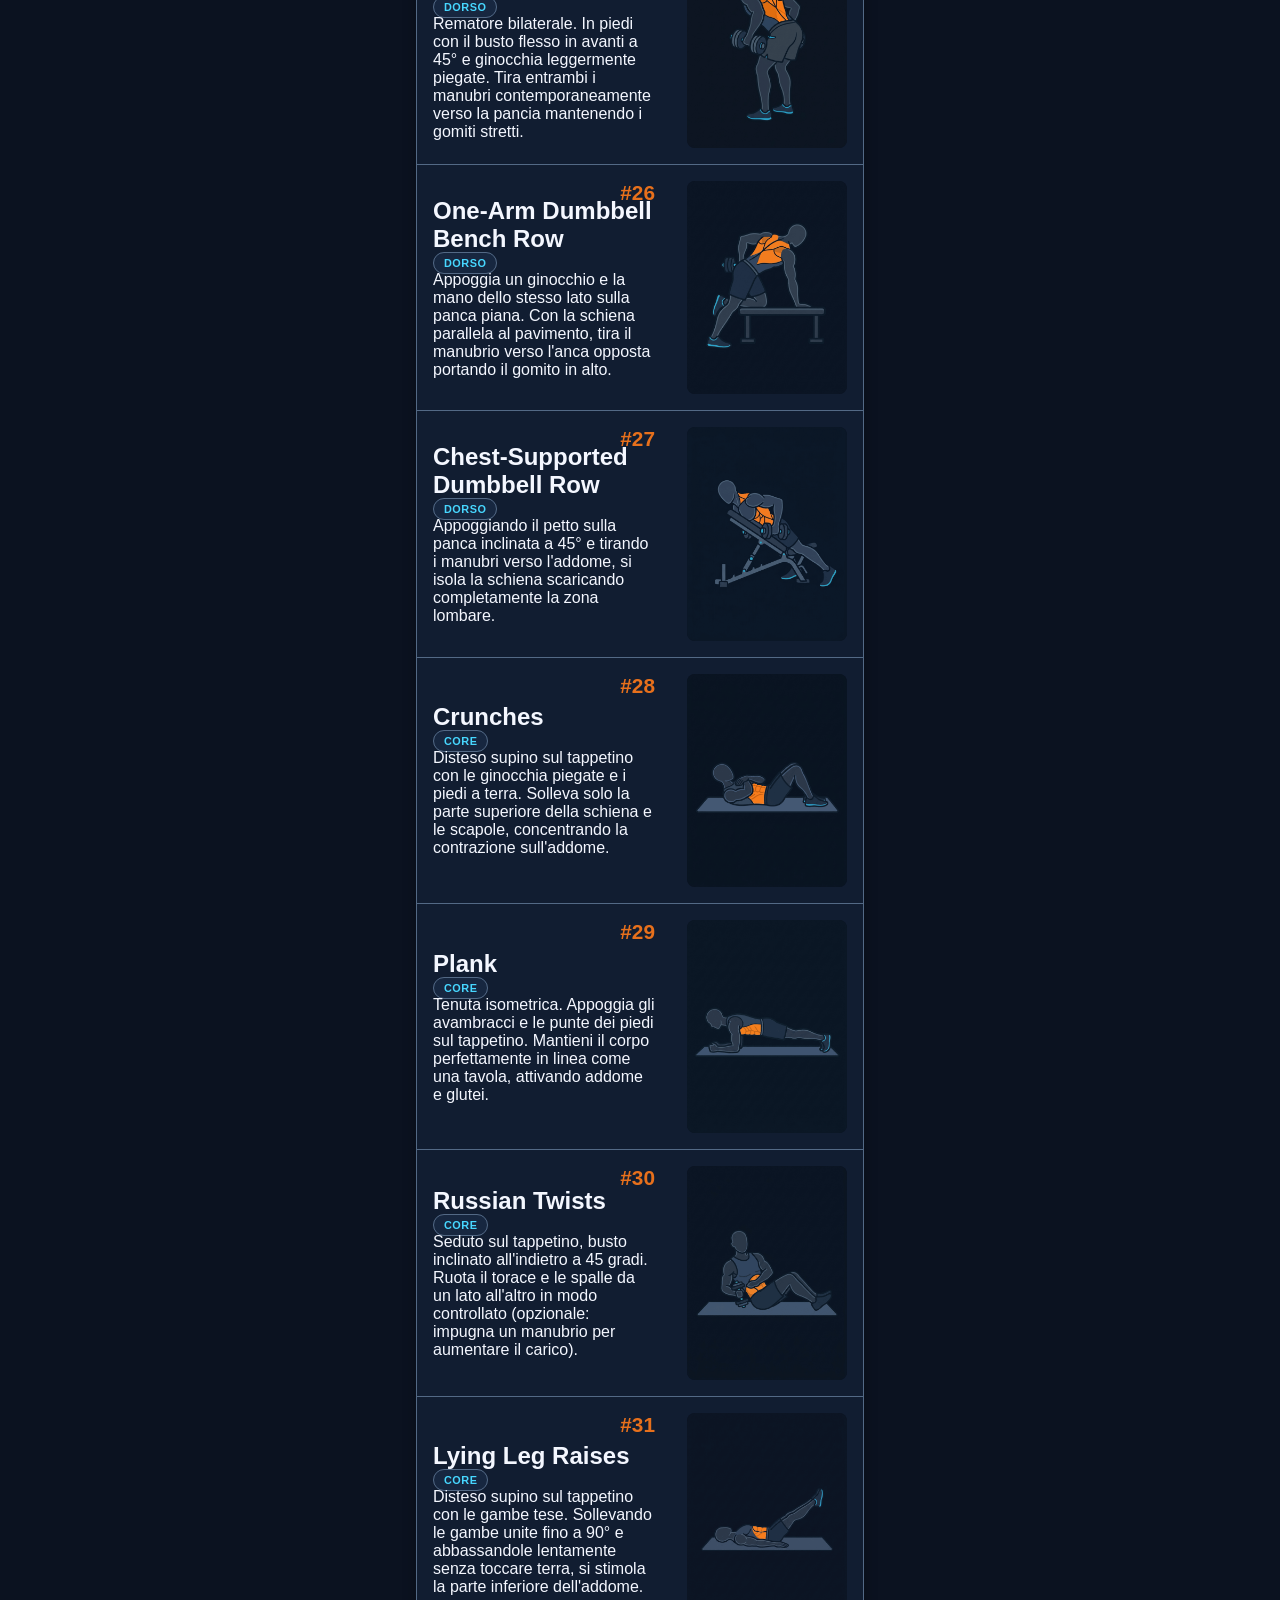
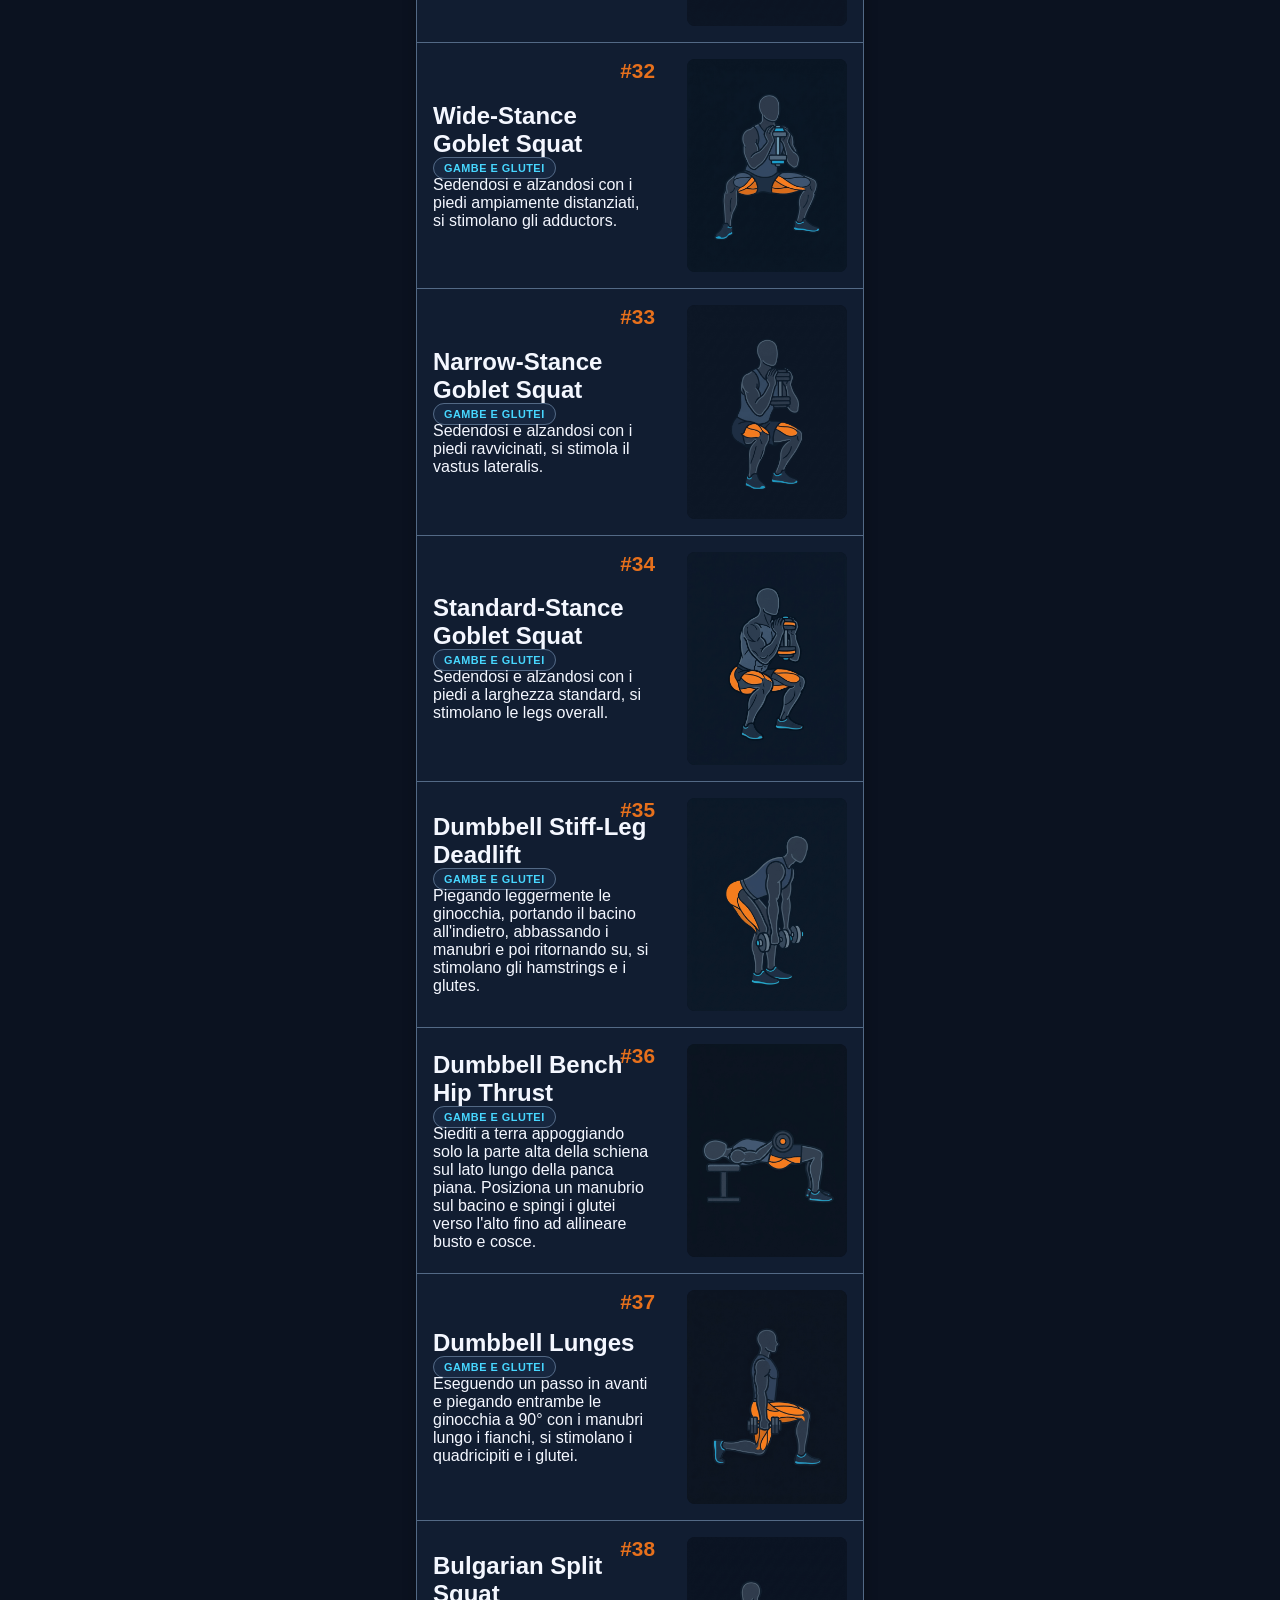
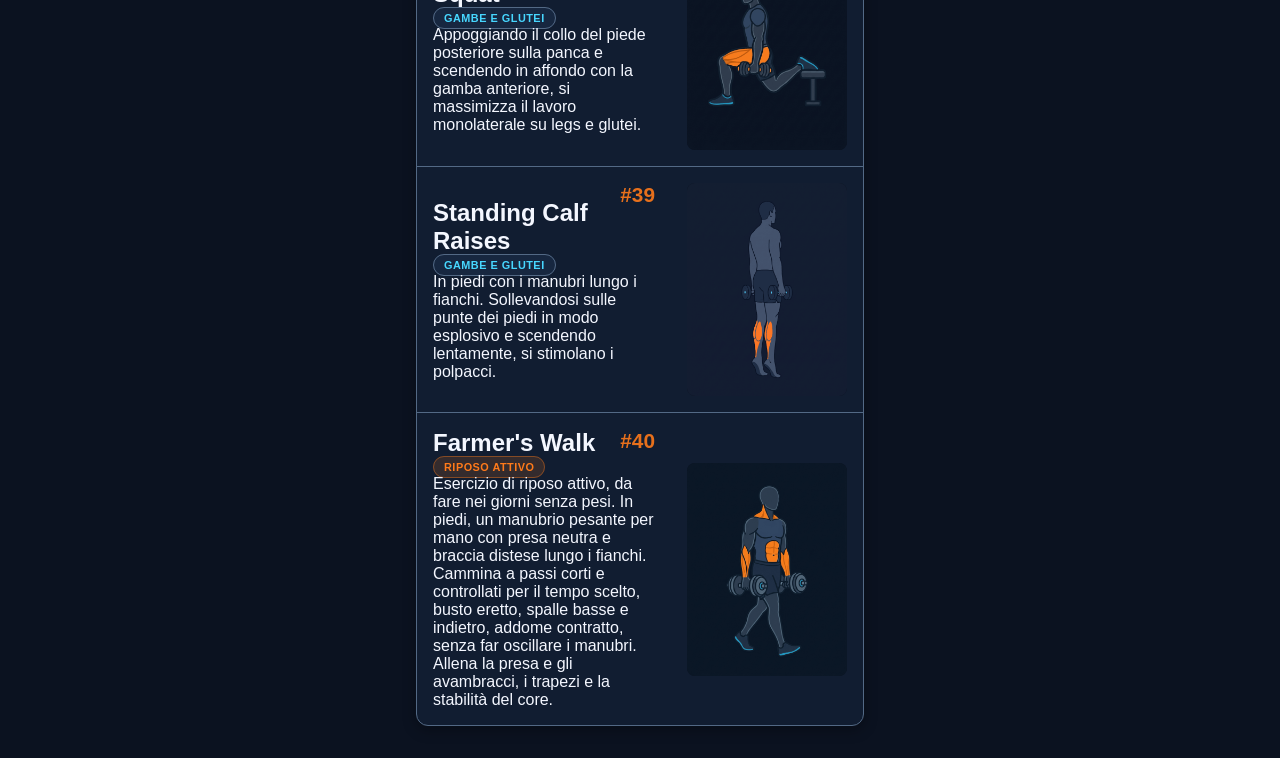
<file: ex.html>
<!DOCTYPE html>
<html lang="it">
<head>
    <meta charset="UTF-8">
    <meta name="viewport" content="width=device-width, initial-scale=1.0, viewport-fit=cover">
    <meta name="theme-color" content="#0B1220">
    <meta name="apple-mobile-web-app-capable" content="yes">
    <meta name="apple-mobile-web-app-status-bar-style" content="black-translucent">
    <meta name="apple-mobile-web-app-title" content="Workout">
    <meta name="robots" content="noindex, nofollow, noarchive, nosnippet, noimageindex">
    <meta name="googlebot" content="noindex, nofollow, noarchive, nosnippet, noimageindex">
    <title>Elenco Esercizi</title>
    <link rel="manifest" href="manifest.webmanifest">
    <link rel="apple-touch-icon" href="icons/apple-touch-icon.png">
    <link rel="icon" type="image/png" sizes="192x192" href="icons/icon-192.png">
    <link rel="stylesheet" href="css/app.css">
</head>
<body>
    <h1>📋 Elenco Esercizi (Uso Interno)</h1>
    <p>Questo documento è a uso interno per facilitare la stilatura della programmazione settimanale.</p>
    
    <div class="tabs">
        <button class="tab-btn active" data-cat="Tutti" onclick="showCategory('Tutti')">Tutti</button>
        <button class="tab-btn" data-cat="Petto" onclick="showCategory('Petto')">Petto</button>
        <button class="tab-btn" data-cat="Bicipiti" onclick="showCategory('Bicipiti')">Bicipiti</button>
        <button class="tab-btn" data-cat="Tricipiti" onclick="showCategory('Tricipiti')">Tricipiti</button>
        <button class="tab-btn" data-cat="Spalle" onclick="showCategory('Spalle')">Spalle</button>
        <button class="tab-btn" data-cat="Dorso" onclick="showCategory('Dorso')">Dorso</button>
        <button class="tab-btn" data-cat="Core" onclick="showCategory('Core')">Core</button>
        <button class="tab-btn" data-cat="Gambe e Glutei" onclick="showCategory('Gambe e Glutei')">Gambe e Glutei</button>
        <button class="tab-btn" data-cat="Riposo attivo" onclick="showCategory('Riposo attivo')">Riposo attivo</button>
    </div>

    <table>
        <tr>
            <th class="col-info">Dettagli Esercizio</th>
            <th class="col-image">Immagine</th>
        </tr>
        
        <!-- Petto -->
        <tr>
            <td>
                <span class="exercise-number">#1</span>
                <h2>Neutral Close-Grip Dumbbell Press</h2>
                <span class="muscle-badge">Petto</span>
                <p>Spingendo i manubri uniti con presa neutra verso l'alto, si stimola la parte interna del petto (inner chest).</p>
            </td>
            <td class="col-image">
                <img src="immagini/neutral_close_grip_dumbbell_press.png" alt="Neutral Close-Grip Dumbbell Press">
            </td>
        </tr>
        <tr>
            <td>
                <span class="exercise-number">#2</span>
                <h2>Incline Dumbbell Press</h2>
                <span class="muscle-badge">Petto</span>
                <p>Spingendo i manubri verso l'alto su una panca inclinata, si stimola la parte superiore del petto (upper chest).</p>
            </td>
            <td class="col-image">
                <img src="immagini/incline_dumbbell_press.png" alt="Incline Dumbbell Press">
            </td>
        </tr>
        <tr>
            <td>
                <span class="exercise-number">#3</span>
                <h2>Standard Dumbbell Press</h2>
                <span class="muscle-badge">Petto</span>
                <p>Abbassando i manubri ai lati del petto su una panca piana e spingendoli verso l'alto, si stimola l'intero petto (chest overall).</p>
            </td>
            <td class="col-image">
                <img src="immagini/standard_dumbbell_press.png" alt="Standard Dumbbell Press">
            </td>
        </tr>
        <tr>
            <td>
                <span class="exercise-number">#4</span>
                <h2>Dumbbell Fly</h2>
                <span class="muscle-badge">Petto</span>
                <p>Allargando le braccia per allungare e poi unendole, si stimola l'intero petto (chest overall).</p>
            </td>
            <td class="col-image">
                <img src="immagini/dumbbell_fly.png" alt="Dumbbell Fly">
            </td>
        </tr>
        <tr>
            <td>
                <span class="exercise-number">#5</span>
                <h2>Dumbbell Pullover</h2>
                <span class="muscle-badge">Petto</span>
                <p>Abbassando il manubrio dietro la testa e portandolo sopra il petto, si stimola la parte inferiore del petto (lower chest).</p>
            </td>
            <td class="col-image">
                <img src="immagini/dumbbell_pullover.png" alt="Dumbbell Pullover">
            </td>
        </tr>
        <tr>
            <td>
                <span class="exercise-number">#6</span>
                <h2>Reverse-Grip Dumbbell Press</h2>
                <span class="muscle-badge">Petto</span>
                <p>Afferrando i manubri con presa inversa e spingendoli verso l'alto, si stimola la parte superiore del petto (upper chest).</p>
            </td>
            <td class="col-image">
                <img src="immagini/reverse_grip_dumbbell_press.png" alt="Reverse-Grip Dumbbell Press">
            </td>
        </tr>

        <tr>
            <td>
                <span class="exercise-number">#7</span>
                <h2>Dumbbell Floor Press</h2>
                <span class="muscle-badge">Petto</span>
                <p>Disteso supino sul tappetino, spingendo i manubri verso l'alto fino a distendere le braccia. Il pavimento limita il range di movimento, proteggendo le spalle.</p>
            </td>
            <td class="col-image">
                <img src="immagini/dumbbell_floor_press.png" alt="Dumbbell Floor Press">
            </td>
        </tr>
        <!-- Bicipiti -->
        <tr>
            <td>
                <span class="exercise-number">#8</span>
                <h2>Dumbbell Bicep Curl</h2>
                <span class="muscle-badge">Bicipiti</span>
                <p>Flessione delle braccia in piedi o seduti sulla sedia, eseguendo una supinazione (rotazione del polso verso l'esterno) durante la fase di salita.</p>
            </td>
            <td class="col-image">
                <img src="immagini/bicep_curl.png" alt="Dumbbell Bicep Curl">
            </td>
        </tr>
        <tr>
            <td>
                <span class="exercise-number">#9</span>
                <h2>Dumbbell Hammer Curl</h2>
                <span class="muscle-badge">Bicipiti</span>
                <p>Curl a martello. Flessione delle braccia mantenendo i palmi delle mani sempre rivolti l'uno verso l'altro (presa neutra) durante tutto il movimento.</p>
            </td>
            <td class="col-image">
                <img src="immagini/hammer_curl.png" alt="Dumbbell Hammer Curl">
            </td>
        </tr>
        <tr>
            <td>
                <span class="exercise-number">#10</span>
                <h2>Alternating Dumbbell Curl</h2>
                <span class="muscle-badge">Bicipiti</span>
                <p>Curl classico eseguito alternando in modo fluido il braccio destro e il braccio sinistro a ogni ciclo.</p>
            </td>
            <td class="col-image">
                <img src="immagini/alternating_curl.png" alt="Alternating Dumbbell Curl">
            </td>
        </tr>

        <tr>
            <td>
                <span class="exercise-number">#11</span>
                <h2>Cross Body Hammer Curl</h2>
                <span class="muscle-badge">Bicipiti</span>
                <p>In piedi, afferra i manubri con presa neutra. Fletti un braccio portando il manubrio verso la spalla opposta, incrociando il petto. Ritorna lentamente alla posizione di partenza e alterna le braccia.</p>
            </td>
            <td class="col-image">
                <img src="immagini/cross_body_curl.png" alt="Cross Body Hammer Curl">
            </td>
        </tr>
        <tr>
            <td>
                <span class="exercise-number">#12</span>
                <h2>Incline Dumbbell Bicep Curl</h2>
                <span class="muscle-badge">Bicipiti</span>
                <p>Panca a 45-60°. Seduto, esegui il classico curl con manubri. La posizione del braccio dietro la linea del busto garantisce il massimo allungamento del capo lungo del bicipite.</p>
            </td>
            <td class="col-image">
                <img src="immagini/incline_bicep_curl.png" alt="Incline Dumbbell Bicep Curl">
            </td>
        </tr>

        <tr>
            <td>
                <span class="exercise-number">#13</span>
                <h2>Spider Curl</h2>
                <span class="muscle-badge">Bicipiti</span>
                <p>Appoggiando il petto sullo schienale della panca inclinata a 45° e flettendo le braccia a penzoloni, si massimizza il picco del bicipite azzerando il cheating.</p>
            </td>
            <td class="col-image">
                <img src="immagini/spider_curl.png" alt="Spider Curl">
            </td>
        </tr>
        <!-- Tricipiti -->
        <tr>
            <td>
                <span class="exercise-number">#14</span>
                <h2>Triceps Overhead DB Extension</h2>
                <span class="muscle-badge">Tricipiti</span>
                <p>Estensioni dietro la nuca su panca. Seduto sulla panca con schienale verticale a 90° per stabilizzare la schiena, afferra il manubrio con entrambe le mani sopra la testa. Fletti i gomiti portando il peso dietro la nuca per il massimo allungamento, poi distendi le braccia verso l'alto contraendo i tricipiti.</p>
            </td>
            <td class="col-image">
                <img src="immagini/1_triceps_Overhead_DB_Tricep_Extension.png" alt="Triceps Overhead DB Extension">
            </td>
        </tr>
        <tr>
            <td>
                <span class="exercise-number">#15</span>
                <h2>Dumbbell Tricep Kickback</h2>
                <span class="muscle-badge">Tricipiti</span>
                <p>Busto flesso in avanti quasi parallelo al pavimento. Mantieni il braccio adeso al fianco e il gomito alto e immobile; estendi completamente l'avambraccio all'indietro.</p>
            </td>
            <td class="col-image">
                <img src="immagini/tricep_kickback.png" alt="Dumbbell Tricep Kickback">
            </td>
        </tr>
        <tr>
            <td>
                <span class="exercise-number">#16</span>
                <h2>Lying Dumbbell Triceps Extension</h2>
                <span class="muscle-badge">Tricipiti</span>
                <p>Su panca piana. Sdraiato, tieni i manubri con le braccia tese verso l'alto. Piega solo i gomiti portando i pesi ai lati della testa, poi distendi verso il soffitto.</p>
            </td>
            <td class="col-image">
                <img src="immagini/lying_triceps_extension.png" alt="Lying Dumbbell Triceps Extension">
            </td>
        </tr>

        <tr>
            <td>
                <span class="exercise-number">#17</span>
                <h2>Tate Press</h2>
                <span class="muscle-badge">Tricipiti</span>
                <p>Su panca piana. Sdraiato, con i manubri sopra il petto e i palmi rivolti in avanti, fletti i gomiti verso l'esterno portando i pesi a toccare il petto, poi distendi verso l'alto.</p>
            </td>
            <td class="col-image">
                <img src="immagini/tate_press.png" alt="Tate Press">
            </td>
        </tr>
        <!-- Spalle -->
        <tr>
            <td>
                <span class="exercise-number">#18</span>
                <h2>Seated Side Lateral Raise</h2>
                <span class="muscle-badge">Spalle</span>
                <p>Sedendosi su una panca per bloccare il busto e sollevando i manubri lateralmente, si stimola il lateral delts.</p>
            </td>
            <td class="col-image">
                <img src="immagini/seated_side_lateral_raise.png" alt="Seated Side Lateral Raise">
            </td>
        </tr>
        <tr>
            <td>
                <span class="exercise-number">#19</span>
                <h2>Seated Front Raise</h2>
                <span class="muscle-badge">Spalle</span>
                <p>Sedendosi su una panca per bloccare il busto e sollevando i manubri in avanti fino all'altezza delle spalle, si stimola il front delts.</p>
            </td>
            <td class="col-image">
                <img src="immagini/seated_front_raise.png" alt="Seated Front Raise">
            </td>
        </tr>
        <tr>
            <td>
                <span class="exercise-number">#20</span>
                <h2>Seated Shoulder Press</h2>
                <span class="muscle-badge">Spalle</span>
                <p>Fissando la schiena alla panca e spingendo i manubri dall'altezza delle spalle fin sopra la testa, si stimolano il front delts e il lateral delts.</p>
            </td>
            <td class="col-image">
                <img src="immagini/seated_shoulder_press.png" alt="Seated Shoulder Press">
            </td>
        </tr>
        <tr>
            <td>
                <span class="exercise-number">#21</span>
                <h2>Seated Front Press</h2>
                <span class="muscle-badge">Spalle</span>
                <p>Riunendo i manubri davanti al petto e spingendoli in avanti e verso l'alto, si stimola il front delts.</p>
            </td>
            <td class="col-image">
                <img src="immagini/seated_front_press.png" alt="Seated Front Press">
            </td>
        </tr>
        <tr>
            <td>
                <span class="exercise-number">#22</span>
                <h2>Seated Bent-Over Lateral Raise</h2>
                <span class="muscle-badge">Spalle</span>
                <p>Inclinando il busto in avanti e sollevando i manubri lateralmente, si stimola il rear delts.</p>
            </td>
            <td class="col-image">
                <img src="immagini/seated_bent_over_lateral_raise.png" alt="Seated Bent-Over Lateral Raise">
            </td>
        </tr>
        <tr>
            <td>
                <span class="exercise-number">#23</span>
                <h2>Seated Arnold Press</h2>
                <span class="muscle-badge">Spalle</span>
                <p>Ruotando i manubri verso l'esterno partendo da davanti al viso e spingendoli sopra la testa, si stimolano il front delts e il lateral delts.</p>
            </td>
            <td class="col-image">
                <img src="immagini/seated_arnold_press.png" alt="Seated Arnold Press">
            </td>
        </tr>

        <tr>
            <td>
                <span class="exercise-number">#24</span>
                <h2>Dumbbell Shrugs (Scrollate)</h2>
                <span class="muscle-badge">Spalle</span>
                <p>In piedi con i manubri lungo i fianchi. Sollevando le spalle verso le orecchie in modo controllato e mantenendo le braccia tese, si stimolano i trapezi.</p>
            </td>
            <td class="col-image">
                <img src="immagini/dumbbell_shrugs.png" alt="Dumbbell Shrugs (Scrollate)">
            </td>
        </tr>
        <!-- Dorso -->
        <tr>
            <td>
                <span class="exercise-number">#25</span>
                <h2>Dumbbell Bent-Over Row</h2>
                <span class="muscle-badge">Dorso</span>
                <p>Rematore bilaterale. In piedi con il busto flesso in avanti a 45° e ginocchia leggermente piegate. Tira entrambi i manubri contemporaneamente verso la pancia mantenendo i gomiti stretti.</p>
            </td>
            <td class="col-image">
                <img src="immagini/bent_over_row.png" alt="Dumbbell Bent-Over Row">
            </td>
        </tr>
        <tr>
            <td>
                <span class="exercise-number">#26</span>
                <h2>One-Arm Dumbbell Bench Row</h2>
                <span class="muscle-badge">Dorso</span>
                <p>Appoggia un ginocchio e la mano dello stesso lato sulla panca piana. Con la schiena parallela al pavimento, tira il manubrio verso l'anca opposta portando il gomito in alto.</p>
            </td>
            <td class="col-image">
                <img src="immagini/one_arm_bench_row.png" alt="One-Arm Dumbbell Bench Row">
            </td>
        </tr>

        <tr>
            <td>
                <span class="exercise-number">#27</span>
                <h2>Chest-Supported Dumbbell Row</h2>
                <span class="muscle-badge">Dorso</span>
                <p>Appoggiando il petto sulla panca inclinata a 45° e tirando i manubri verso l'addome, si isola la schiena scaricando completamente la zona lombare.</p>
            </td>
            <td class="col-image">
                <img src="immagini/chest_supported_row.png" alt="Chest-Supported Dumbbell Row">
            </td>
        </tr>
        <!-- Core -->
        <tr>
            <td>
                <span class="exercise-number">#28</span>
                <h2>Crunches</h2>
                <span class="muscle-badge">Core</span>
                <p>Disteso supino sul tappetino con le ginocchia piegate e i piedi a terra. Solleva solo la parte superiore della schiena e le scapole, concentrando la contrazione sull'addome.</p>
            </td>
            <td class="col-image">
                <img src="immagini/crunches.png" alt="Crunches">
            </td>
        </tr>
        <tr>
            <td>
                <span class="exercise-number">#29</span>
                <h2>Plank</h2>
                <span class="muscle-badge">Core</span>
                <p>Tenuta isometrica. Appoggia gli avambracci e le punte dei piedi sul tappetino. Mantieni il corpo perfettamente in linea come una tavola, attivando addome e glutei.</p>
            </td>
            <td class="col-image">
                <img src="immagini/plank.png" alt="Plank">
            </td>
        </tr>
        <tr>
            <td>
                <span class="exercise-number">#30</span>
                <h2>Russian Twists</h2>
                <span class="muscle-badge">Core</span>
                <p>Seduto sul tappetino, busto inclinato all'indietro a 45 gradi. Ruota il torace e le spalle da un lato all'altro in modo controllato (opzionale: impugna un manubrio per aumentare il carico).</p>
            </td>
            <td class="col-image">
                <img src="immagini/russian_twists.png" alt="Russian Twists">
            </td>
        </tr>

        <tr>
            <td>
                <span class="exercise-number">#31</span>
                <h2>Lying Leg Raises</h2>
                <span class="muscle-badge">Core</span>
                <p>Disteso supino sul tappetino con le gambe tese. Sollevando le gambe unite fino a 90° e abbassandole lentamente senza toccare terra, si stimola la parte inferiore dell'addome.</p>
            </td>
            <td class="col-image">
                <img src="immagini/lying_leg_raises.png" alt="Lying Leg Raises">
            </td>
        </tr>
        <!-- Gambe e Glutei -->
        <tr>
            <td>
                <span class="exercise-number">#32</span>
                <h2>Wide-Stance Goblet Squat</h2>
                <span class="muscle-badge">Gambe e Glutei</span>
                <p>Sedendosi e alzandosi con i piedi ampiamente distanziati, si stimolano gli adductors.</p>
            </td>
            <td class="col-image">
                <img src="immagini/wide_stance_goblet_squat.png" alt="Wide-Stance Goblet Squat">
            </td>
        </tr>
        <tr>
            <td>
                <span class="exercise-number">#33</span>
                <h2>Narrow-Stance Goblet Squat</h2>
                <span class="muscle-badge">Gambe e Glutei</span>
                <p>Sedendosi e alzandosi con i piedi ravvicinati, si stimola il vastus lateralis.</p>
            </td>
            <td class="col-image">
                <img src="immagini/narrow_stance_goblet_squat.png" alt="Narrow-Stance Goblet Squat">
            </td>
        </tr>
        <tr>
            <td>
                <span class="exercise-number">#34</span>
                <h2>Standard-Stance Goblet Squat</h2>
                <span class="muscle-badge">Gambe e Glutei</span>
                <p>Sedendosi e alzandosi con i piedi a larghezza standard, si stimolano le legs overall.</p>
            </td>
            <td class="col-image">
                <img src="immagini/standard_stance_goblet_squat.png" alt="Standard-Stance Goblet Squat">
            </td>
        </tr>
        <tr>
            <td>
                <span class="exercise-number">#35</span>
                <h2>Dumbbell Stiff-Leg Deadlift</h2>
                <span class="muscle-badge">Gambe e Glutei</span>
                <p>Piegando leggermente le ginocchia, portando il bacino all'indietro, abbassando i manubri e poi ritornando su, si stimolano gli hamstrings e i glutes.</p>
            </td>
            <td class="col-image">
                <img src="immagini/dumbbell_stiff_leg_deadlift.png" alt="Dumbbell Stiff-Leg Deadlift">
            </td>
        </tr>
        <tr>
            <td>
                <span class="exercise-number">#36</span>
                <h2>Dumbbell Bench Hip Thrust</h2>
                <span class="muscle-badge">Gambe e Glutei</span>
                <p>Siediti a terra appoggiando solo la parte alta della schiena sul lato lungo della panca piana. Posiziona un manubrio sul bacino e spingi i glutei verso l'alto fino ad allineare busto e cosce.</p>
            </td>
            <td class="col-image">
                <img src="immagini/Dumbbell_Bench_Hip_Thrust.png" alt="Dumbbell Bench Hip Thrust">
            </td>
        </tr>
        <tr>
            <td>
                <span class="exercise-number">#37</span>
                <h2>Dumbbell Lunges</h2>
                <span class="muscle-badge">Gambe e Glutei</span>
                <p>Eseguendo un passo in avanti e piegando entrambe le ginocchia a 90° con i manubri lungo i fianchi, si stimolano i quadricipiti e i glutei.</p>
            </td>
            <td class="col-image">
                <img src="immagini/dumbbell_lunges.png" alt="Dumbbell Lunges">
            </td>
        </tr>
        <tr>
            <td>
                <span class="exercise-number">#38</span>
                <h2>Bulgarian Split Squat</h2>
                <span class="muscle-badge">Gambe e Glutei</span>
                <p>Appoggiando il collo del piede posteriore sulla panca e scendendo in affondo con la gamba anteriore, si massimizza il lavoro monolaterale su legs e glutei.</p>
            </td>
            <td class="col-image">
                <img src="immagini/bulgarian_split_squat.png" alt="Bulgarian Split Squat">
            </td>
        </tr>
        <tr>
            <td>
                <span class="exercise-number">#39</span>
                <h2>Standing Calf Raises</h2>
                <span class="muscle-badge">Gambe e Glutei</span>
                <p>In piedi con i manubri lungo i fianchi. Sollevandosi sulle punte dei piedi in modo esplosivo e scendendo lentamente, si stimolano i polpacci.</p>
            </td>
            <td class="col-image">
                <img src="immagini/standing_calf_raises.png" alt="Standing Calf Raises">
            </td>
        </tr>
        <!-- Riposo attivo -->
        <tr>
            <td>
                <span class="exercise-number">#40</span>
                <h2>Farmer's Walk</h2>
                <span class="muscle-badge badge-riposo-attivo">Riposo attivo</span>
                <p>Esercizio di riposo attivo, da fare nei giorni senza pesi. In piedi, un manubrio pesante per mano con presa neutra e braccia distese lungo i fianchi. Cammina a passi corti e controllati per il tempo scelto, busto eretto, spalle basse e indietro, addome contratto, senza far oscillare i manubri. Allena la presa e gli avambracci, i trapezi e la stabilità del core.</p>
            </td>
            <td class="col-image">
                <img src="immagini/farmer_walk.png" alt="Farmer's Walk">
            </td>
        </tr>

    </table>

    <script src="js/ex.js"></script>
</body>
</html>
</file>
<file: css/app.css>
:root {
            --bg-primary: #0B1220;
            --bg-secondary: #101A2B;
            --surface-blue: #111D31;
            --surface-raised: #172740;
            --border: #536985;
            --border-light: rgba(83, 105, 133, 0.35);
            --text-primary: #F4F7FF;
            --text-secondary: #B7C5D8;
            --accent-orange: #FF7A1A;
            --accent-orange-pressed: #E96508;
            --accent-orange-gradient: linear-gradient(135deg, #FF7A1A 0%, #FF9E4A 100%);
            --accent-cyan: #47D7FF;
            --success: #7BE0A1;
            --warning: #FFD166;
            --danger: #FF7373;
            --shadow-card: 0 4px 14px rgba(0, 0, 0, 0.3);
            --glow-orange: 0 0 14px rgba(255, 122, 26, 0.4);
        }

        * {
            margin: 0;
            padding: 0;
            box-sizing: border-box;
            -webkit-tap-highlight-color: transparent;
        }

        html {
            font-size: 16px;
        }

        body {
            font-family: -apple-system, BlinkMacSystemFont, "Segoe UI", Roboto, Helvetica, Arial, sans-serif;
            background-color: var(--bg-primary);
            color: var(--text-primary);
            min-height: 100vh;
            padding-top: max(16px, env(safe-area-inset-top));
            padding-left: max(16px, env(safe-area-inset-left));
            padding-right: max(16px, env(safe-area-inset-right));
            padding-bottom: max(32px, env(safe-area-inset-bottom));
            max-width: 480px;
            margin: 0 auto;
        }

        /* Banner aggiornamento PWA */
        #pwa-update-banner {
            position: fixed;
            bottom: max(20px, env(safe-area-inset-bottom));
            left: 50%;
            transform: translateX(-50%);
            width: calc(100% - 32px);
            max-width: 440px;
            background: var(--surface-raised);
            border: 1px solid var(--accent-orange);
            box-shadow: 0 4px 16px rgba(0,0,0,0.6);
            border-radius: 12px;
            padding: 12px 16px;
            display: none;
            align-items: center;
            justify-content: space-between;
            gap: 12px;
            z-index: 9999;
            cursor: pointer;
            font-size: 0.9rem;
            color: var(--text-primary);
            min-height: 48px;
        }
        #pwa-update-banner .update-text {
            display: flex;
            align-items: center;
            gap: 8px;
            font-weight: 500;
        }
        #pwa-update-banner .update-btn {
            background: var(--accent-orange);
            color: #0B1220;
            border: none;
            border-radius: 6px;
            padding: 6px 14px;
            font-size: 0.85rem;
            font-weight: 700;
            min-height: 36px;
            cursor: pointer;
            white-space: nowrap;
        }

        h1 {
            font-size: 1.4rem;
            font-weight: 700;
            text-align: center;
            margin-bottom: 20px;
            color: var(--text-primary);
            display: flex;
            align-items: center;
            justify-content: center;
            gap: 10px;
        }

        /* Icone UI SVG */
        .ui-icon {
            display: inline-block;
            vertical-align: -0.22em;
            width: 22px;
            height: 22px;
            stroke: #B7C5D8;
            color: #B7C5D8;
            flex-shrink: 0;
            transition: stroke 0.2s ease, color 0.2s ease;
        }

        .ui-icon-title {
            width: 24px;
            height: 24px;
            vertical-align: -0.15em;
        }

        /* Nav Tabs */
        .nav-tabs {
            display: flex;
            gap: 0;
            margin-bottom: 20px;
            border-radius: 10px;
            overflow: hidden;
            border: 1px solid var(--border);
            background-color: var(--surface-blue);
        }

        .nav-tab {
            flex: 1;
            background-color: var(--surface-raised);
            color: var(--text-secondary);
            border: none;
            padding: 12px 6px;
            font-size: 0.88rem;
            font-weight: 600;
            cursor: pointer;
            transition: all 0.2s ease;
            min-height: 48px;
            display: inline-flex;
            align-items: center;
            justify-content: center;
            gap: 6px;
        }

        .nav-tab .ui-icon {
            width: 20px;
            height: 20px;
            stroke: #B7C5D8;
            color: #B7C5D8;
        }

        .nav-tab.active {
            background: var(--accent-orange-gradient);
            color: #0B1220;
            font-weight: 800;
            box-shadow: var(--glow-orange);
        }

        .nav-tab.active .ui-icon {
            stroke: #FF7A1A;
            color: #FF7A1A;
            filter: drop-shadow(0 1px 1.5px rgba(0, 0, 0, 0.65));
        }

        .nav-tab:active {
            transform: scale(0.97);
        }

        /* Programma */
        .days-container {
            display: grid;
            grid-template-columns: repeat(4, 1fr);
            gap: 8px;
            margin-bottom: 20px;
        }

        .day-btn {
            background-color: var(--surface-blue);
            color: var(--text-primary);
            border: 1px solid var(--border);
            border-radius: 10px;
            padding: 10px 4px;
            font-size: 0.82rem;
            font-weight: 600;
            cursor: pointer;
            transition: transform 0.1s ease;
            text-align: center;
            min-height: 48px;
            min-width: 44px;
            display: flex;
            flex-direction: column;
            align-items: center;
            justify-content: center;
            gap: 2px;
            position: relative;
        }

        .day-num { font-size: 0.72rem; font-weight: 700; opacity: 0.95; }

        .day-btn:active {
            transform: scale(0.95);
        }

        /* Unico segno di evidenza: il giorno selezionato con lo stile Arancio */
        .day-btn.active {
            background: var(--accent-orange-gradient);
            border-color: var(--accent-orange);
            color: #0B1220;
            font-weight: 800;
            box-shadow: var(--glow-orange);
        }

        /* Indicatore giorno di riposo discreto */
        .day-btn.rest {
            color: var(--text-secondary);
            font-style: italic;
        }

        .day-btn.rest.active {
            background: var(--accent-orange-gradient);
            color: #0B1220;
            border-color: var(--accent-orange);
            font-weight: 800;
            box-shadow: var(--glow-orange);
            font-style: italic;
        }

        /* Sezione passi */
        #steps-section {
            background-color: var(--surface-blue);
            border: 1px solid var(--border);
            border-radius: 12px;
            padding: 16px 20px;
            margin-bottom: 24px;
            box-shadow: var(--shadow-card);
        }

        #steps-section h3 {
            margin: 0;
            font-size: 1rem;
            color: var(--text-primary);
            display: flex;
            align-items: center;
            gap: 8px;
        }

        #steps-section h3 .ui-icon {
            width: 22px;
            height: 22px;
            stroke: #B7C5D8;
            color: #B7C5D8;
        }

        .steps-input-row {
            display: flex;
            gap: 8px;
            margin-top: 12px;
        }

        #steps-input {
            background-color: var(--bg-secondary);
            border: 1px solid var(--border);
            border-radius: 8px;
            color: var(--text-primary);
            font-size: 1.2rem;
            padding: 12px 16px;
            width: 100%;
            flex: 1;
            outline: none;
            min-height: 48px;
        }

        #steps-input:focus {
            border-color: var(--accent-orange);
        }

        #steps-save-btn {
            background: var(--accent-orange-gradient);
            color: #0B1220;
            font-weight: 800;
            border: none;
            border-radius: 8px;
            font-size: 1.2rem;
            padding: 12px 16px;
            min-width: 48px;
            min-height: 48px;
            cursor: pointer;
        }

        #steps-display {
            font-size: 1.5rem;
            font-weight: bold;
            color: var(--accent-orange);
            margin-top: 12px;
        }

        #steps-edit-btn {
            background-color: transparent;
            border: none;
            font-size: 1.1rem;
            cursor: pointer;
            margin-left: 8px;
            min-width: 44px;
            min-height: 44px;
            display: inline-flex;
            align-items: center;
            justify-content: center;
        }

        /* Intestazione Giorno */
        #day-header {
            margin-bottom: 16px;
        }

        #day-title {
            font-size: 1.3rem;
            font-weight: 700;
            color: var(--text-primary);
        }

        #day-subtitle {
            font-size: 0.85rem;
            color: var(--text-secondary);
            margin-top: 4px;
        }

        /* Card Esercizio */
        .exercise-card {
            background-color: var(--surface-blue);
            border: 1px solid var(--border);
            border-radius: 12px;
            padding: 16px;
            margin-bottom: 14px;
            border-left: 4px solid transparent;
            box-shadow: var(--shadow-card);
            transition: all 0.2s ease;
        }

        .exercise-card.done {
            border-left-color: var(--success);
        }

        .exercise-card-image {
            width: 100%;
            max-width: 240px;
            aspect-ratio: 3 / 4;
            background-color: var(--bg-primary);
            border-radius: 8px;
            overflow: hidden;
            margin: 0 auto 12px auto;
            border: none;
            display: flex;
            align-items: center;
            justify-content: center;
        }

        .exercise-card-image img {
            width: 100%;
            height: 100%;
            object-fit: contain;
            display: block;
        }

        .exercise-header {
            display: flex;
            justify-content: space-between;
            align-items: center;
            gap: 8px;
        }

        .exercise-name {
            font-size: 1.05rem;
            font-weight: 700;
            color: var(--text-primary);
        }

        /* Testo leggibile anche se completato (non barrato) per scansione rapida a colpo d'occhio */
        .exercise-card.done .exercise-name {
            text-decoration: none;
            color: var(--text-primary);
        }

        .muscle-badge {
            font-size: 0.68rem;
            font-weight: 700;
            padding: 4px 10px;
            border-radius: 20px;
            text-transform: uppercase;
            letter-spacing: 0.5px;
            white-space: nowrap;
            background-color: var(--surface-raised);
            color: var(--accent-cyan);
            border: 1px solid var(--border);
        }

        /* Colori Badge con contrasti ottimizzati */
        .badge-petto { background-color: rgba(71, 215, 255, 0.15); color: #47D7FF; border-color: rgba(71, 215, 255, 0.35); }
        .badge-bicipiti { background-color: rgba(210, 168, 255, 0.15); color: #d2a8ff; border-color: rgba(210, 168, 255, 0.35); }
        .badge-tricipiti { background-color: rgba(255, 209, 102, 0.15); color: #FFD166; border-color: rgba(255, 209, 102, 0.35); }
        .badge-spalle { background-color: rgba(56, 189, 248, 0.15); color: #38bdf8; border-color: rgba(56, 189, 248, 0.35); }
        .badge-dorso { background-color: rgba(255, 115, 115, 0.15); color: #FF7373; border-color: rgba(255, 115, 115, 0.35); }
        .badge-core { background-color: rgba(123, 224, 161, 0.15); color: #7BE0A1; border-color: rgba(123, 224, 161, 0.35); }
        .badge-gambe, .badge-glutei, .badge-gambe\ e\ glutei { background-color: rgba(86, 211, 196, 0.15); color: #56d3c4; border-color: rgba(86, 211, 196, 0.35); }
        .badge-riposo\ attivo, .badge-riposo-attivo { background-color: rgba(255, 122, 26, 0.15); color: var(--accent-orange); border-color: rgba(255, 122, 26, 0.4); }

        .toggle-desc-btn {
            background-color: transparent;
            border: none;
            color: var(--accent-cyan);
            font-size: 0.82rem;
            font-weight: 600;
            cursor: pointer;
            padding: 6px 0;
            margin-top: 6px;
        }

        .exercise-desc {
            display: none;
            margin-top: 10px;
            font-size: 0.88rem;
            line-height: 1.5;
            color: var(--text-secondary);
        }

        /* Bottone "fatto" — target tap grande */
        .done-btn {
            display: flex;
            align-items: center;
            justify-content: center;
            gap: 8px;
            width: 100%;
            margin-top: 14px;
            padding: 16px;
            min-height: 56px;
            background-color: var(--surface-raised);
            color: var(--text-primary);
            border: 1px solid var(--border);
            border-radius: 10px;
            font-size: 1rem;
            font-weight: 700;
            cursor: pointer;
            transition: all 0.15s ease;
        }

        .done-btn:active { transform: scale(0.98); }

        .done-btn .check {
            display: inline-flex;
            align-items: center;
            justify-content: center;
            width: 24px;
            height: 24px;
            border-radius: 50%;
            border: 2px solid var(--text-secondary);
            color: transparent;
            font-size: 0.85rem;
            line-height: 1;
            transition: all 0.15s ease;
        }

        .done-btn.done {
            background-color: var(--success);
            color: #0B1220;
            border-color: var(--success);
            font-weight: 800;
        }

        .done-btn.done .check {
            background-color: #0B1220;
            border-color: #0B1220;
            color: var(--success);
            font-weight: 900;
        }

        /* Accordion Serie */
        .toggle-series-btn {
            display: flex;
            align-items: center;
            justify-content: space-between;
            width: 100%;
            min-height: 44px;
            padding: 10px 14px;
            margin-top: 10px;
            background-color: var(--surface-raised);
            border: 1px solid var(--border);
            border-radius: 8px;
            color: var(--accent-orange);
            font-size: 0.95rem;
            font-weight: 700;
            cursor: pointer;
            transition: background-color 0.15s ease;
        }
        .toggle-series-btn:active { background-color: var(--surface-blue); }

        .series-accordion {
            margin-top: 10px;
            padding: 12px;
            background-color: var(--bg-secondary);
            border: 1px solid var(--border);
            border-radius: 8px;
        }

        .series-last-hint {
            font-size: 0.82rem;
            color: var(--text-secondary);
            margin-bottom: 12px;
            line-height: 1.4;
        }

        .series-list {
            display: flex;
            flex-direction: column;
            gap: 8px;
        }

        .set-row {
            display: flex;
            align-items: center;
            gap: 8px;
        }

        .set-label {
            font-size: 0.85rem;
            font-weight: 700;
            color: var(--text-secondary);
            min-width: 28px;
        }

        .set-input-group {
            display: flex;
            align-items: center;
            gap: 4px;
            flex: 1;
            min-width: 0;
        }

        .set-input {
            width: 100%;
            min-width: 0;
            min-height: 44px;
            padding: 8px 6px;
            background-color: var(--surface-blue);
            border: 1px solid var(--border);
            border-radius: 6px;
            color: var(--text-primary);
            font-size: 16px; /* evita zoom automatico su iOS */
            text-align: center;
            box-sizing: border-box;
        }

        .set-input:focus {
            outline: none;
            border-color: var(--accent-orange);
        }

        .set-unit {
            font-size: 0.75rem;
            color: var(--text-secondary);
            white-space: nowrap;
        }

        .series-actions {
            display: flex;
            gap: 8px;
            margin-top: 10px;
        }

        .set-action-btn {
            flex: 1;
            min-height: 44px;
            padding: 8px;
            background-color: var(--surface-raised);
            border: 1px solid var(--border);
            border-radius: 6px;
            color: var(--text-primary);
            font-size: 0.9rem;
            font-weight: 600;
            cursor: pointer;
        }
        .set-action-btn:active { background-color: var(--surface-blue); }

        .set-note-row {
            margin-top: 10px;
        }

        .set-note-input {
            width: 100%;
            min-height: 44px;
            padding: 10px 12px;
            background-color: var(--surface-blue);
            border: 1px solid var(--border);
            border-radius: 6px;
            color: var(--text-primary);
            font-size: 16px; /* evita zoom automatico su iOS */
            box-sizing: border-box;
        }
        .set-note-input:focus {
            outline: none;
            border-color: var(--accent-orange);
        }

        /* Mini storico esercizio */
        .series-history {
            margin-top: 14px;
            padding-top: 10px;
            border-top: 1px dashed var(--border);
        }

        .series-history-title {
            font-size: 0.8rem;
            font-weight: 700;
            color: var(--text-secondary);
            text-transform: uppercase;
            letter-spacing: 0.5px;
            margin-bottom: 6px;
        }

        .series-history-list {
            display: flex;
            flex-direction: column;
            gap: 6px;
        }

        .series-history-item {
            display: flex;
            align-items: baseline;
            justify-content: space-between;
            gap: 8px;
            font-size: 0.82rem;
            padding: 4px 0;
            border-bottom: 1px solid var(--border-light);
        }

        .series-history-date {
            color: var(--accent-cyan);
            font-weight: 700;
            white-space: nowrap;
        }

        .series-history-data {
            color: var(--text-primary);
            text-align: right;
            word-break: break-word;
        }

        .series-history-empty {
            margin-top: 10px;
            font-size: 0.78rem;
            color: var(--text-secondary);
            font-style: italic;
        }

        /* Layout Riposo */
        .rest-day {
            text-align: center;
            padding: 40px 20px;
        }

        .rest-emoji {
            margin-bottom: 16px;
            display: flex;
            align-items: center;
            justify-content: center;
        }

        .rest-emoji .ui-icon {
            width: 48px;
            height: 48px;
            stroke: #B7C5D8;
            color: #B7C5D8;
        }

        .db-filter-btn.btn-mark-rest {
            background: #238636;
            color: white;
            border: 1px solid #2ea043;
            padding: 10px 20px;
            font-weight: 600;
            display: inline-flex;
            align-items: center;
            justify-content: center;
            gap: 8px;
            border-radius: 20px;
            cursor: pointer;
        }

        .db-filter-btn.btn-mark-rest .ui-icon {
            width: 20px;
            height: 20px;
            stroke: #FFFFFF;
            color: #FFFFFF;
        }

        .stats-rest-label {
            display: inline-flex;
            align-items: center;
            gap: 6px;
            font-size: 0.85rem;
            font-style: italic;
            color: var(--text-secondary);
        }

        .stats-rest-label .ui-icon {
            width: 18px;
            height: 18px;
            stroke: #B7C5D8;
            color: #B7C5D8;
        }

        .rest-title {
            font-size: 1.3rem;
            font-weight: 700;
            color: var(--text-primary);
            margin-bottom: 8px;
        }

        .rest-subtitle {
            font-size: 0.9rem;
            color: var(--text-secondary);
        }

        /* Sezione Esercizi (Database) */
        #db-filter-container {
            display: flex;
            gap: 8px;
            overflow-x: auto;
            padding-bottom: 12px;
            margin-bottom: 16px;
            -webkit-overflow-scrolling: touch;
            scrollbar-width: none;
        }

        #db-filter-container::-webkit-scrollbar {
            display: none;
        }

        .db-filter-btn {
            background-color: var(--surface-raised);
            color: var(--text-secondary);
            border: 1px solid var(--border);
            border-radius: 20px;
            padding: 10px 16px;
            font-size: 0.85rem;
            font-weight: 600;
            cursor: pointer;
            white-space: nowrap;
            min-height: 44px; /* Touch target >= 44px */
            display: inline-flex;
            align-items: center;
            justify-content: center;
            transition: all 0.2s ease;
        }

        .db-filter-btn:active {
            transform: scale(0.97);
        }

        .db-filter-btn.active {
            background: var(--accent-orange-gradient);
            color: #0B1220;
            border-color: var(--accent-orange);
            font-weight: 800;
            box-shadow: var(--glow-orange);
        }

        .db-exercise-card {
            background-color: var(--surface-blue);
            border: 1px solid var(--border);
            border-radius: 12px;
            overflow: hidden;
            margin-bottom: 16px;
            box-shadow: var(--shadow-card);
        }

        .db-card-image {
            width: 100%;
            aspect-ratio: 1 / 1;
            background-color: var(--bg-primary);
            display: flex;
            align-items: center;
            justify-content: center;
            overflow: hidden;
            border-bottom: 1px solid var(--border);
        }

        .db-card-image img {
            width: 100%;
            height: 100%;
            object-fit: cover;
        }

        .db-card-body {
            padding: 16px;
        }

        .db-card-header {
            display: flex;
            justify-content: space-between;
            align-items: center;
            gap: 8px;
        }

        .db-card-title {
            font-size: 1.1rem;
            font-weight: 700;
            color: var(--text-primary);
        }

        .db-toggle-desc-btn {
            background-color: transparent;
            border: none;
            color: var(--accent-cyan);
            font-size: 0.82rem;
            font-weight: 600;
            cursor: pointer;
            padding: 6px 0;
            margin-top: 6px;
        }

        .db-card-desc {
            display: none;
            margin-top: 10px;
            font-size: 0.85rem;
            line-height: 1.5;
            color: var(--text-secondary);
        }

        /* Sezione Statistiche */
        .stats-period-tabs {
            display: flex;
            gap: 0;
            margin-bottom: 16px;
            border-radius: 10px;
            overflow: hidden;
            border: 1px solid var(--border);
            background-color: var(--surface-blue);
        }

        .stats-tab {
            flex: 1;
            background-color: var(--surface-raised);
            color: var(--text-secondary);
            border: none;
            padding: 12px 8px;
            font-size: 0.85rem;
            font-weight: 600;
            cursor: pointer;
            min-height: 44px;
        }

        .stats-tab.active {
            background: var(--accent-orange-gradient);
            color: #0B1220;
            font-weight: 800;
            box-shadow: var(--glow-orange);
        }

        /* Card aderenza */
        .adherence-card {
            background-color: var(--surface-blue);
            border: 1px solid var(--border);
            border-radius: 12px;
            padding: 16px;
            margin-bottom: 16px;
            box-shadow: var(--shadow-card);
        }

        .adherence-header {
            display: flex;
            justify-content: space-between;
            align-items: baseline;
            margin-bottom: 10px;
        }

        .adherence-label {
            font-size: 0.85rem;
            color: var(--text-secondary);
        }

        .adherence-value {
            font-size: 1.2rem;
            font-weight: 700;
            color: var(--accent-orange);
        }

        .adherence-bar {
            width: 100%;
            height: 10px;
            background-color: var(--bg-secondary);
            border-radius: 6px;
            overflow: hidden;
            border: 1px solid var(--border-light);
        }

        .adherence-fill {
            height: 100%;
            background: var(--accent-orange-gradient);
            border-radius: 6px;
            transition: width 0.3s ease;
        }

        .stats-summary-row {
            display: flex;
            gap: 12px;
            margin-bottom: 16px;
        }

        .stats-card {
            flex: 1;
            background-color: var(--surface-blue);
            border: 1px solid var(--border);
            border-radius: 10px;
            padding: 12px;
            text-align: center;
            box-shadow: var(--shadow-card);
        }

        .stats-card-value {
            font-size: 1.3rem;
            font-weight: 800;
            color: var(--accent-orange);
        }

        .stats-card-label {
            font-size: 0.72rem;
            color: var(--text-secondary);
            margin-top: 4px;
        }

        #stats-chart {
            width: 100%;
            max-width: 100%;
            height: auto;
            aspect-ratio: 440 / 260;
            background-color: var(--surface-blue);
            border-radius: 10px;
            border: 1px solid var(--border);
            box-shadow: var(--shadow-card);
        }

        .stats-empty {
            text-align: center;
            padding: 32px 16px;
            color: var(--text-secondary);
        }

        .stats-empty-emoji {
            font-size: 2.5rem;
            margin-bottom: 12px;
        }

        /* Allenamenti del periodo (Statistiche) */
        .period-workouts-container {
            margin-top: 24px;
        }
        .period-workouts-title {
            font-size: 1rem;
            font-weight: 700;
            color: var(--text-primary);
            margin: 0 0 10px 0;
        }
        .period-groups-summary {
            font-size: 0.85rem;
            color: var(--accent-orange);
            font-weight: 700;
            background-color: var(--surface-blue);
            padding: 12px 16px;
            border-radius: 10px;
            border: 1px solid var(--border);
            margin-bottom: 12px;
            line-height: 1.4;
            box-shadow: var(--shadow-card);
        }
        .period-workouts-list {
            display: flex;
            flex-direction: column;
            gap: 8px;
        }
        .period-workout-row {
            display: flex;
            align-items: center;
            justify-content: space-between;
            gap: 10px;
            background-color: var(--surface-blue);
            border: 1px solid var(--border);
            border-radius: 10px;
            padding: 10px 14px;
            min-height: 48px;
            box-sizing: border-box;
            transition: all 0.15s ease;
            box-shadow: var(--shadow-card);
        }
        .period-workout-row.clickable {
            cursor: pointer;
        }
        .period-workout-row.clickable:active {
            background-color: var(--surface-raised);
            border-color: var(--accent-orange);
            transform: scale(0.99);
        }
        .period-workout-row.non-clickable {
            opacity: 0.85;
            cursor: default;
        }
        .period-workout-date {
            font-weight: 700;
            color: var(--text-primary);
            font-size: 0.85rem;
            min-width: 80px;
        }
        .period-workout-badges {
            display: flex;
            flex-wrap: wrap;
            gap: 4px;
            align-items: center;
            flex: 1;
        }
        .period-workout-count {
            font-size: 0.8rem;
            font-weight: 700;
            color: var(--text-secondary);
            white-space: nowrap;
            margin-left: auto;
        }
        .period-workout-arrow {
            color: var(--accent-orange);
            font-size: 1rem;
            font-weight: bold;
            margin-left: 4px;
        }

/* =========================================================
   CATALOGO ESERCIZI (ex.html) - Tabelle e Layout Responsive
   ========================================================= */
p.intro-text {
    line-height: 1.5;
    color: var(--text-secondary);
    margin: 0 0 20px 0;
    font-size: 0.95rem;
}

.tabs {
    display: flex;
    flex-wrap: wrap;
    gap: 8px;
    margin-bottom: 24px;
    background-color: var(--surface-blue);
    padding: 12px;
    border-radius: 12px;
    border: 1px solid var(--border);
    box-shadow: var(--shadow-card);
}

.tab-btn {
    background-color: var(--surface-raised);
    color: var(--text-secondary);
    border: 1px solid var(--border);
    border-radius: 8px;
    padding: 10px 16px;
    cursor: pointer;
    font-weight: 600;
    font-size: 0.9rem;
    min-height: 44px;
    display: inline-flex;
    align-items: center;
    justify-content: center;
    transition: all 0.2s ease;
}

.tab-btn:active {
    transform: scale(0.97);
}

.tab-btn.active {
    background: var(--accent-orange-gradient);
    color: #0B1220;
    border-color: var(--accent-orange);
    font-weight: 700;
    box-shadow: var(--glow-orange);
}

table {
    width: 100%;
    border-collapse: separate;
    border-spacing: 0;
    margin-top: 20px;
    background-color: var(--surface-blue);
    border-radius: 12px;
    overflow: hidden;
    border: 1px solid var(--border);
    box-shadow: var(--shadow-card);
}

th, td {
    border-bottom: 1px solid var(--border);
    padding: 16px;
    vertical-align: middle;
    position: relative;
}

tr:last-child td {
    border-bottom: none;
}

th {
    background-color: var(--surface-raised);
    color: var(--text-primary);
    text-align: left;
    font-weight: 700;
    font-size: 0.95rem;
}

.col-info {
    width: 70%;
}

.col-image {
    width: 30%;
    text-align: center;
}

.col-image img {
    max-width: 160px;
    aspect-ratio: 3 / 4;
    border-radius: 8px;
    background-color: var(--bg-primary);
    border: none;
    display: block;
    margin: 0 auto;
    object-fit: contain;
}

.col-info h2 { 
    margin-top: 0; 
    margin-bottom: 8px;
    color: var(--text-primary); 
    font-size: 1.2rem;
    font-weight: 700;
}

.col-info p { 
    line-height: 1.5; 
    color: var(--text-secondary); 
    margin: 0;
    font-size: 0.95rem;
}

.prescription-text {
    display: inline-block;
    margin-top: 8px;
    color: var(--accent-orange);
    font-size: 0.88rem;
    font-weight: 600;
}

.exercise-number {
    position: absolute;
    top: 16px;
    right: 16px;
    font-size: 1.3rem;
    font-weight: 800;
    color: var(--accent-orange);
    pointer-events: none;
    opacity: 0.9;
}

/* Mobile Responsive Catalogo Viewport <= 600px */
@media (max-width: 600px) {
    table, thead, tbody, th, td, tr {
        display: block;
    }

    thead tr {
        position: absolute;
        top: -9999px;
        left: -9999px;
    }

    tr {
        margin-bottom: 16px;
        background-color: var(--surface-blue);
        border: 1px solid var(--border);
        border-radius: 12px;
        overflow: hidden;
        box-shadow: var(--shadow-card);
    }

    td.col-info {
        width: 100%;
        border-bottom: 1px solid var(--border-light);
        padding: 16px;
    }

    td.col-image {
        width: 100%;
        border-bottom: none;
        padding: 16px;
        background-color: var(--bg-primary);
        text-align: center;
    }

    .col-image img {
        width: 100%;
        max-width: 220px;
        aspect-ratio: 3 / 4;
        height: auto;
        max-height: 295px;
        object-fit: contain;
        border: none;
        margin: 0 auto;
    }
}
</file>
